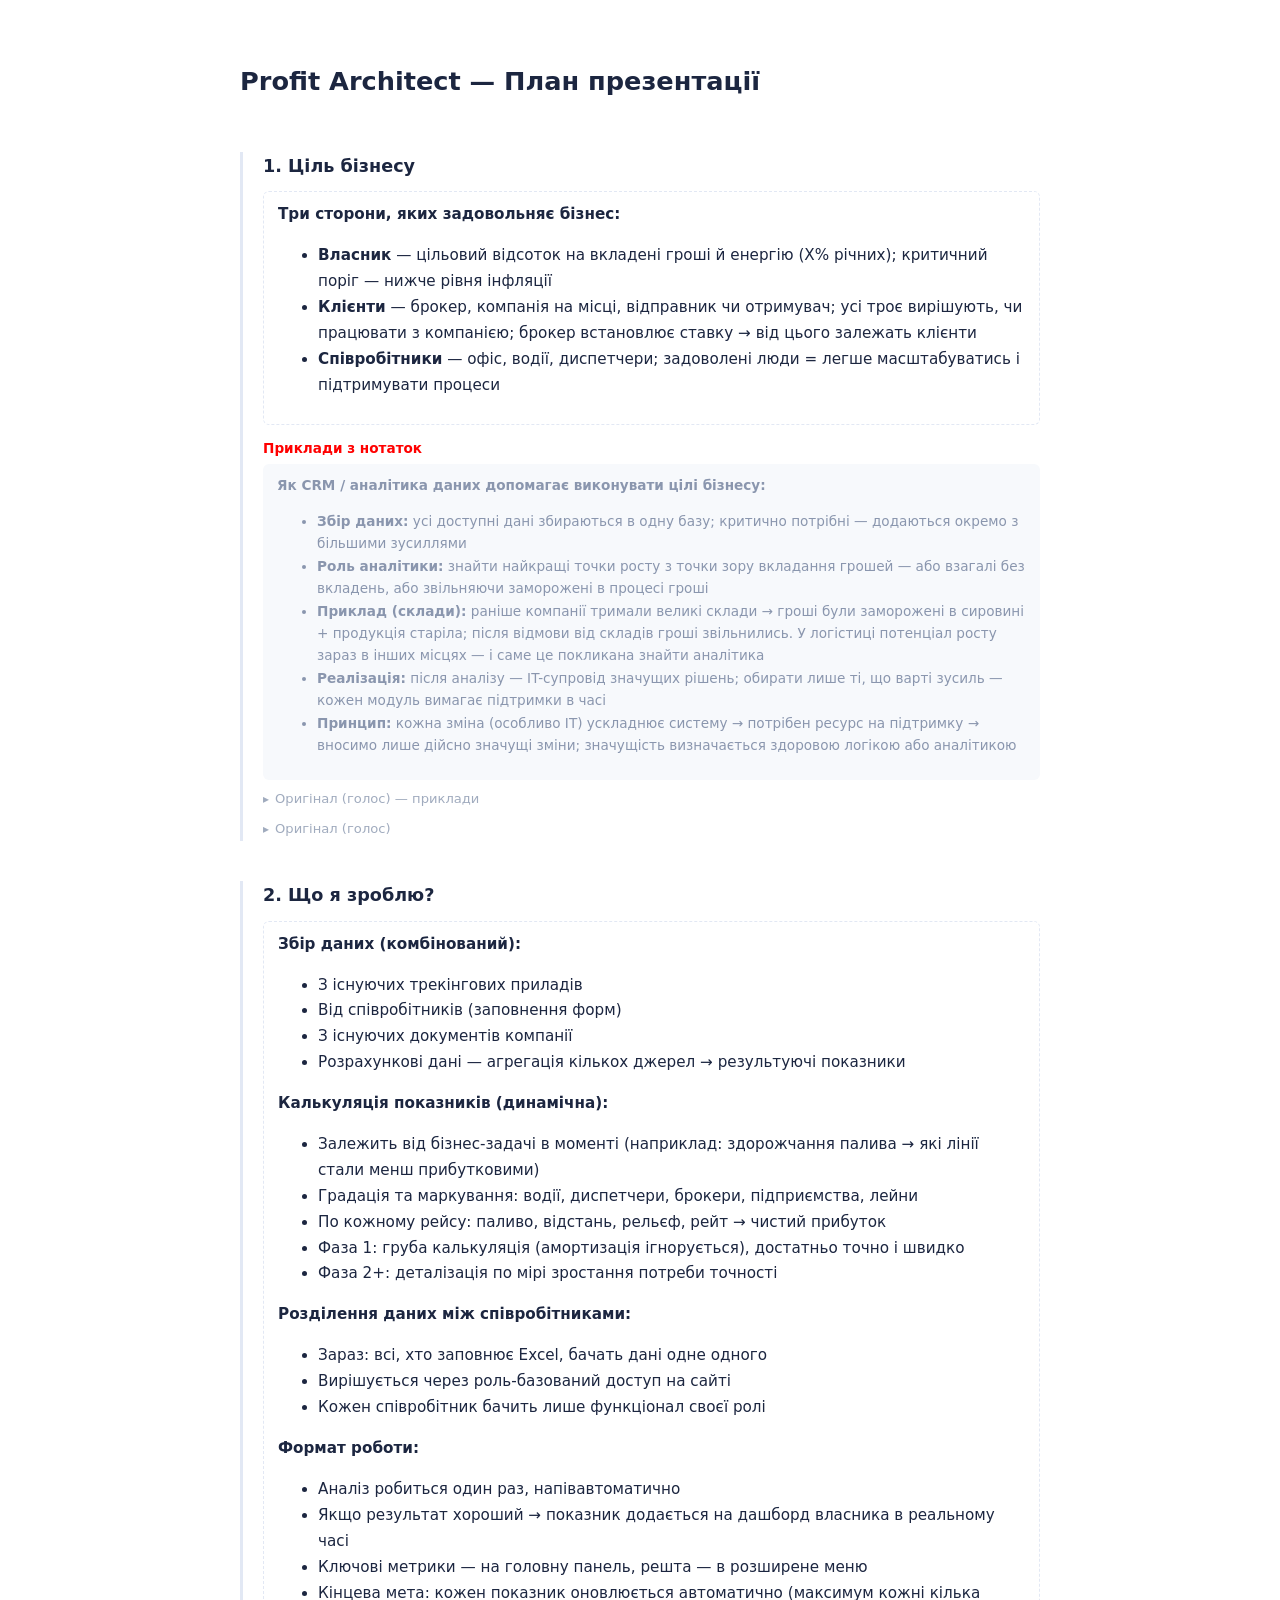
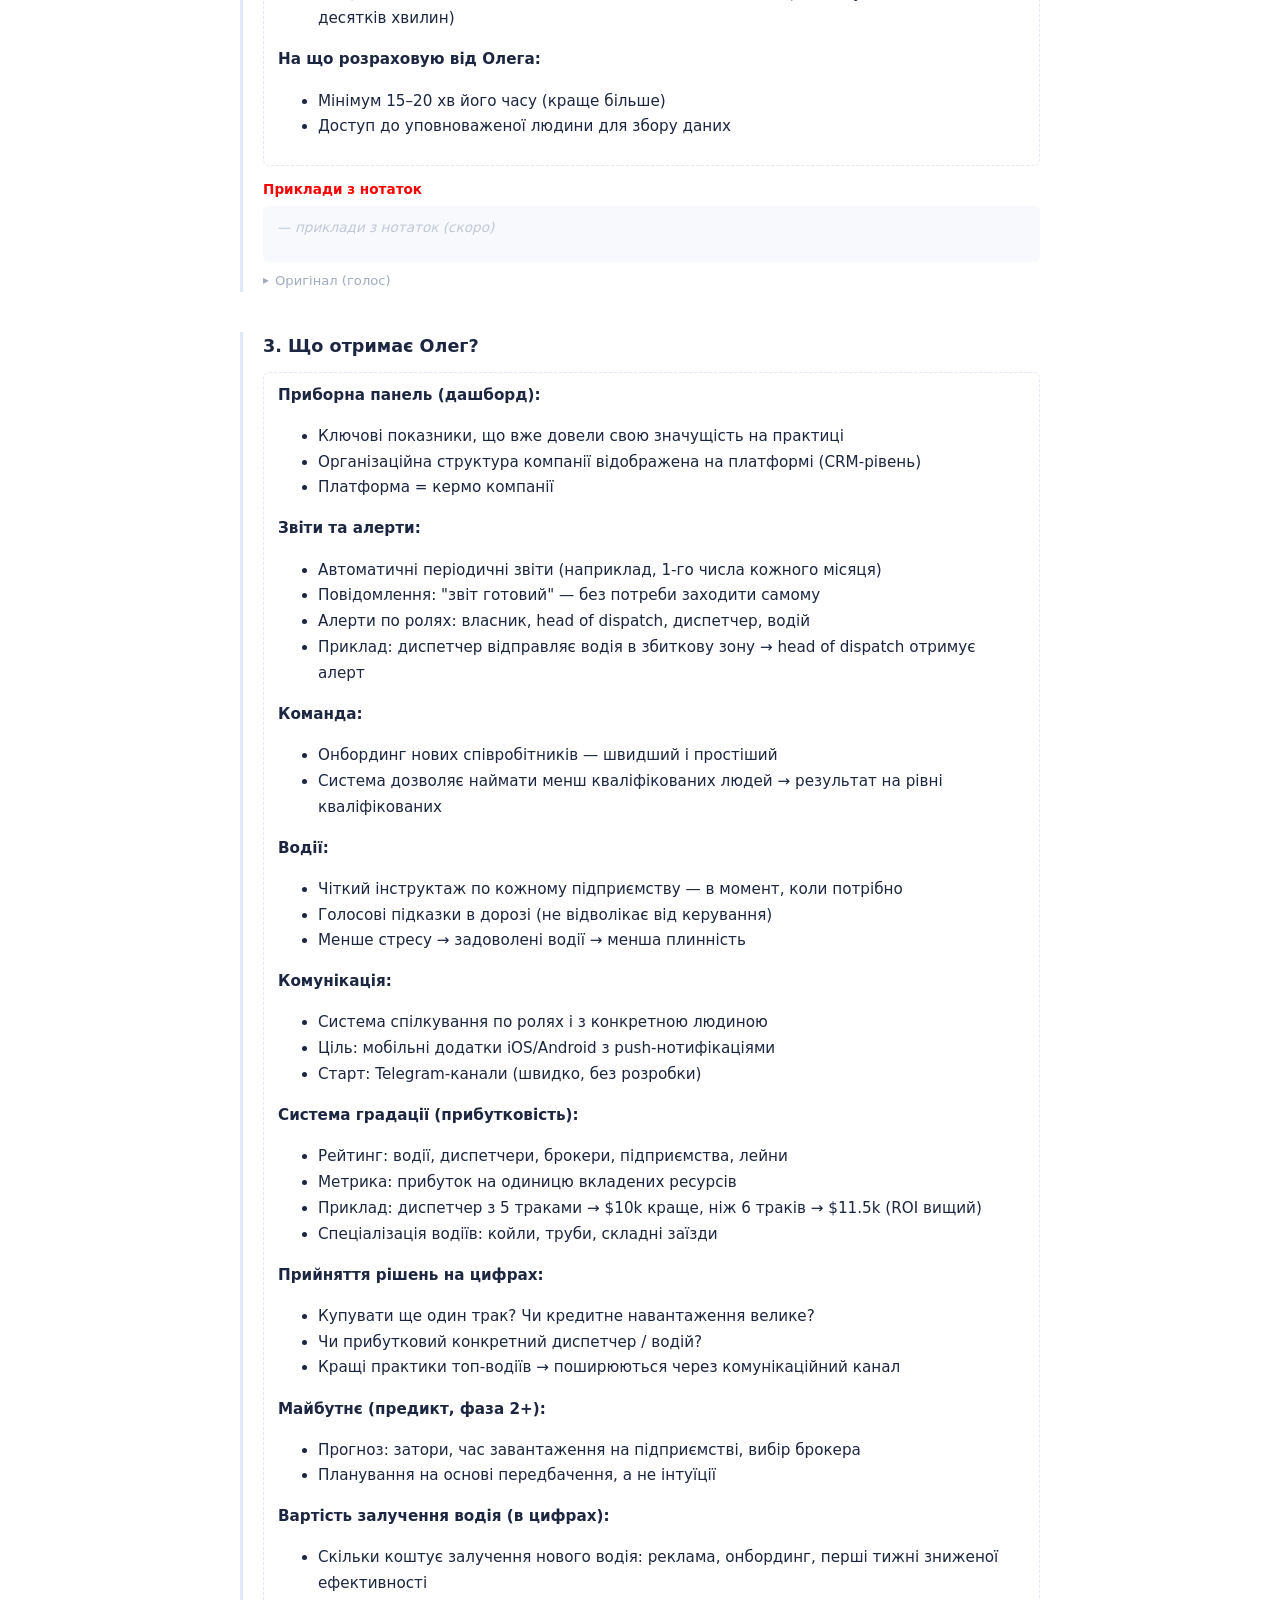
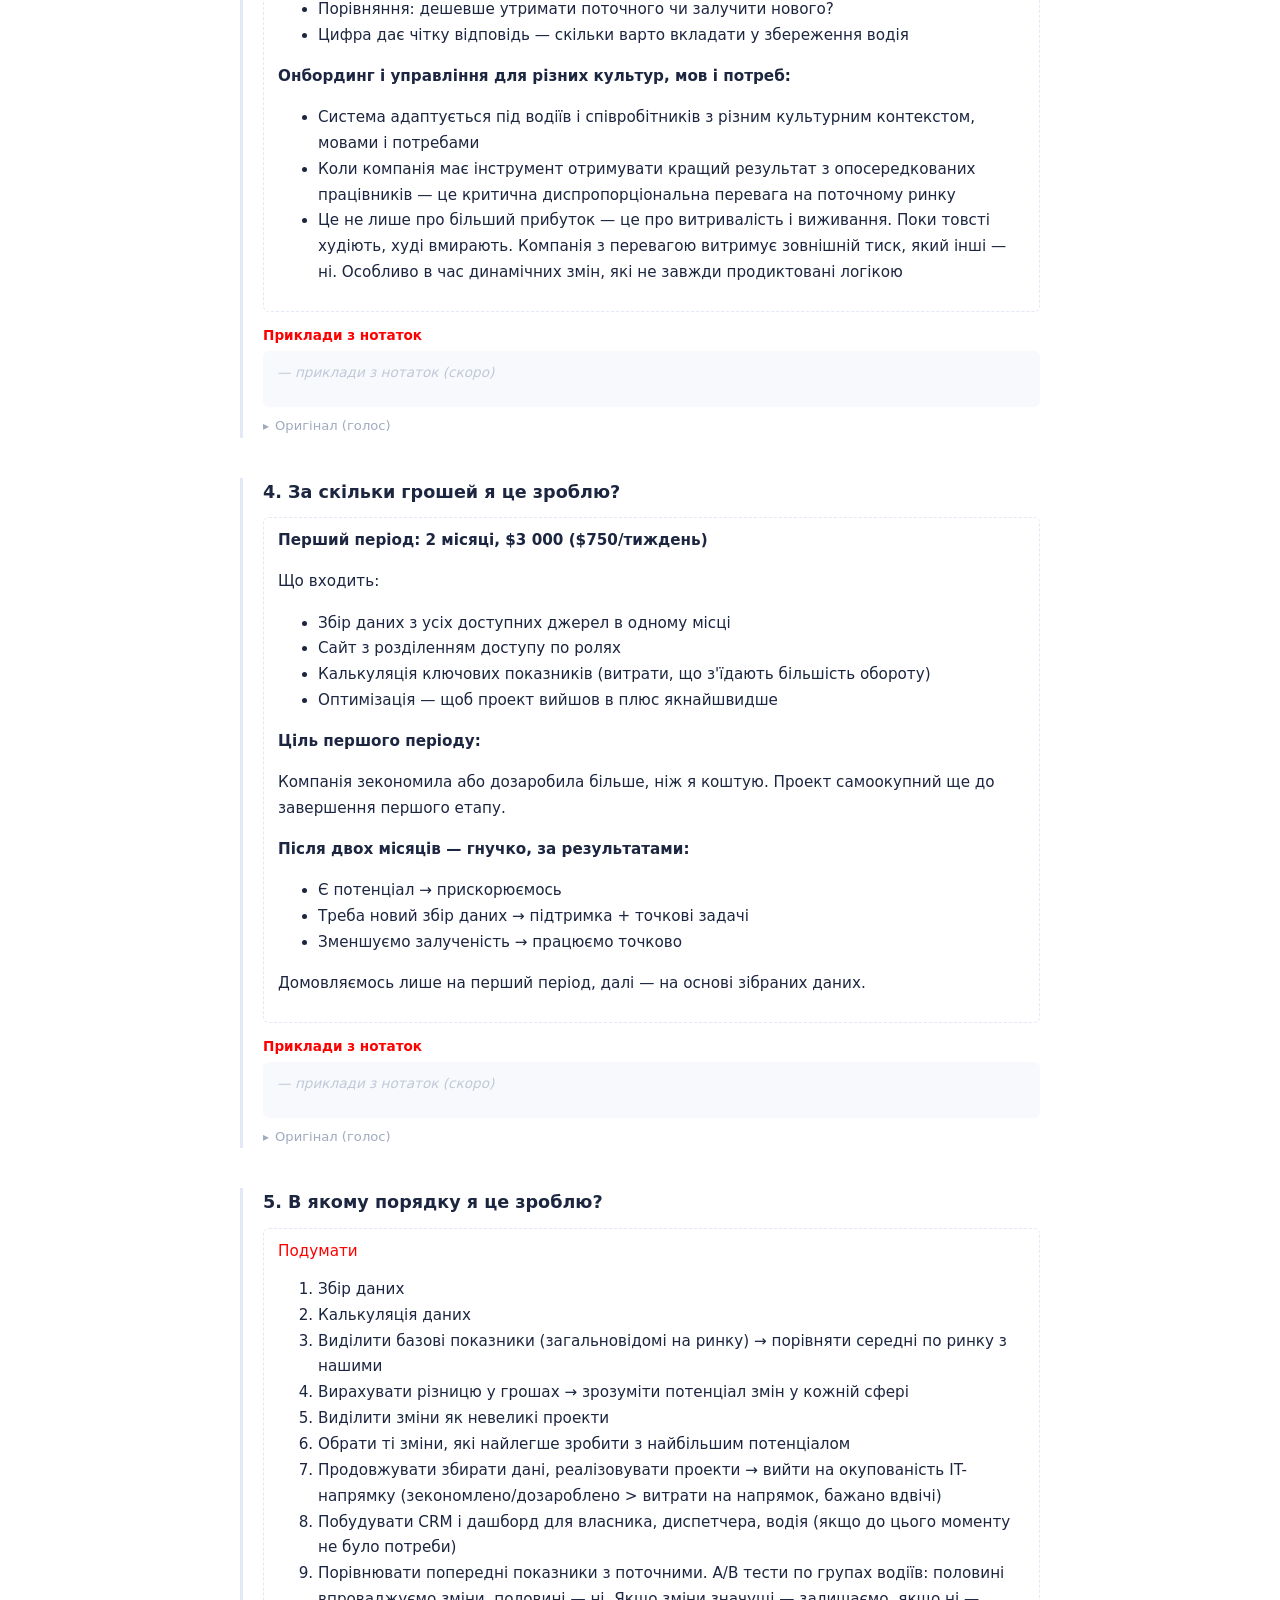
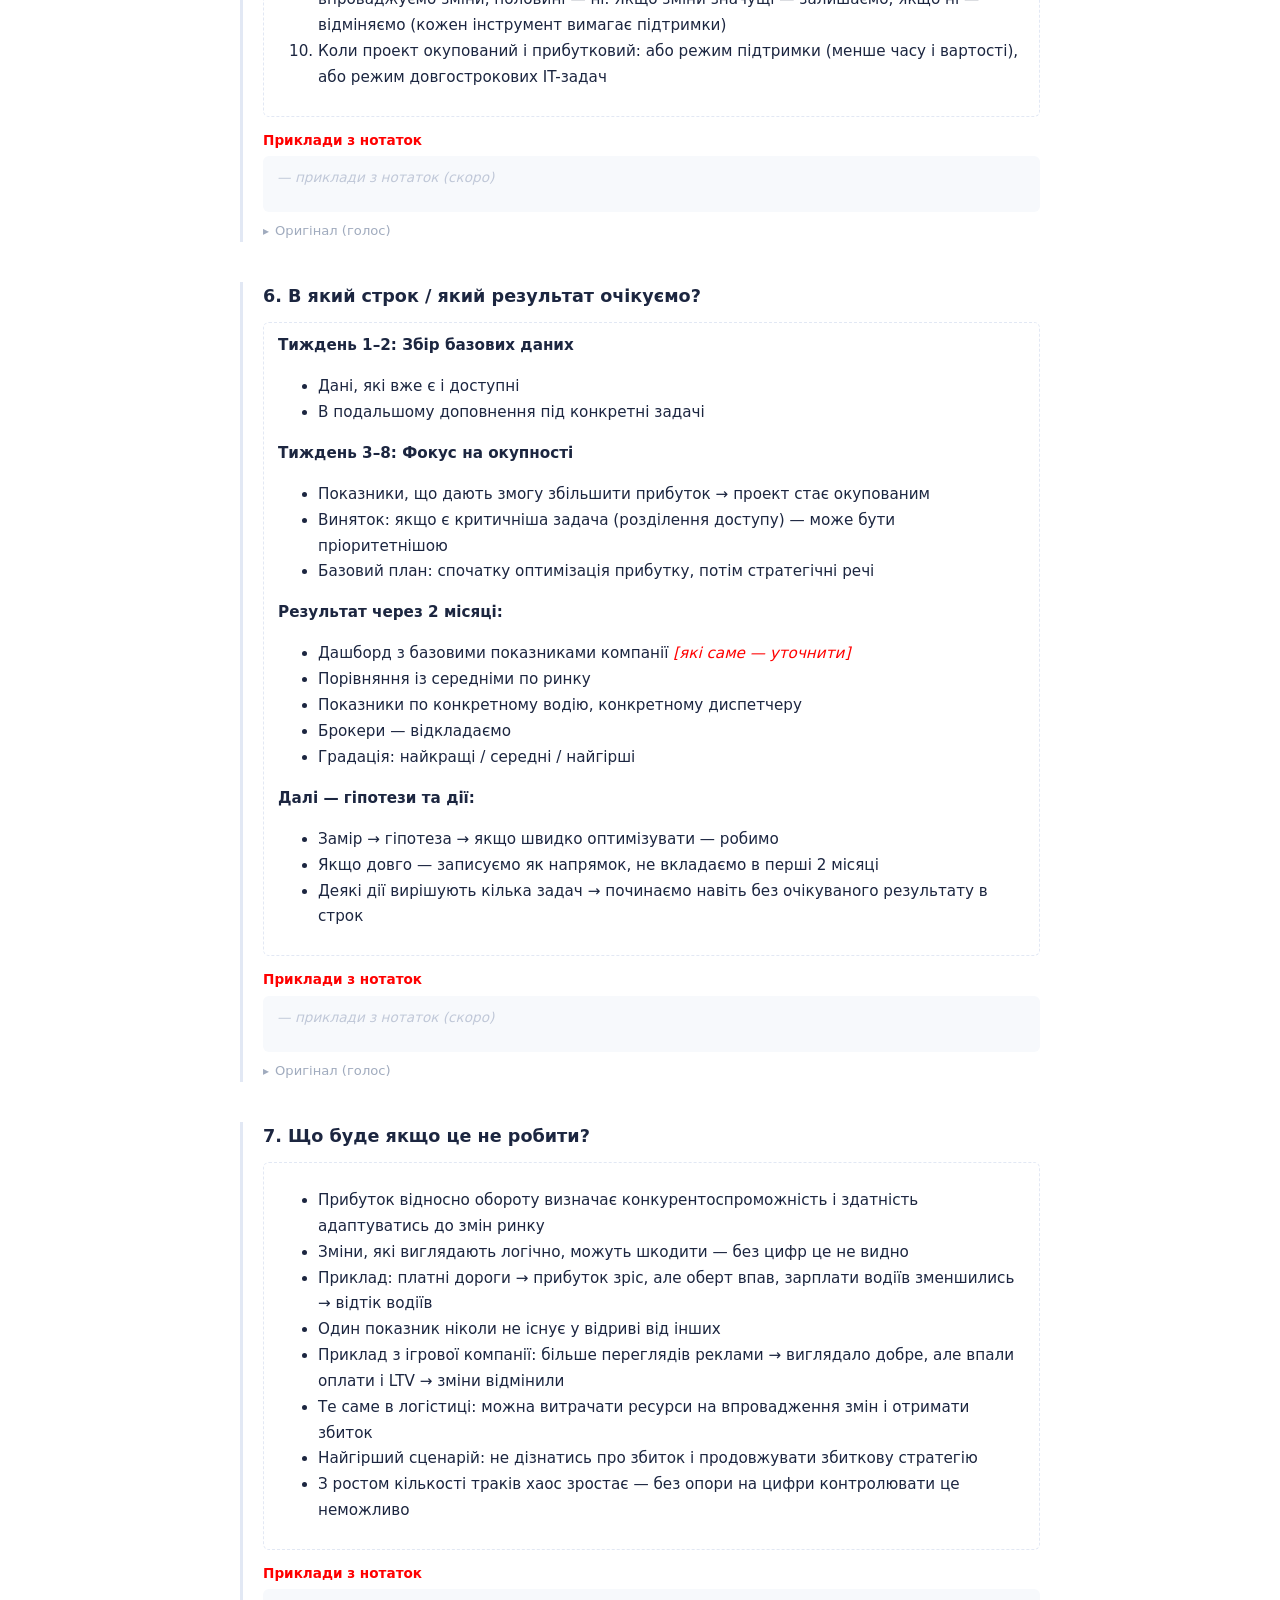
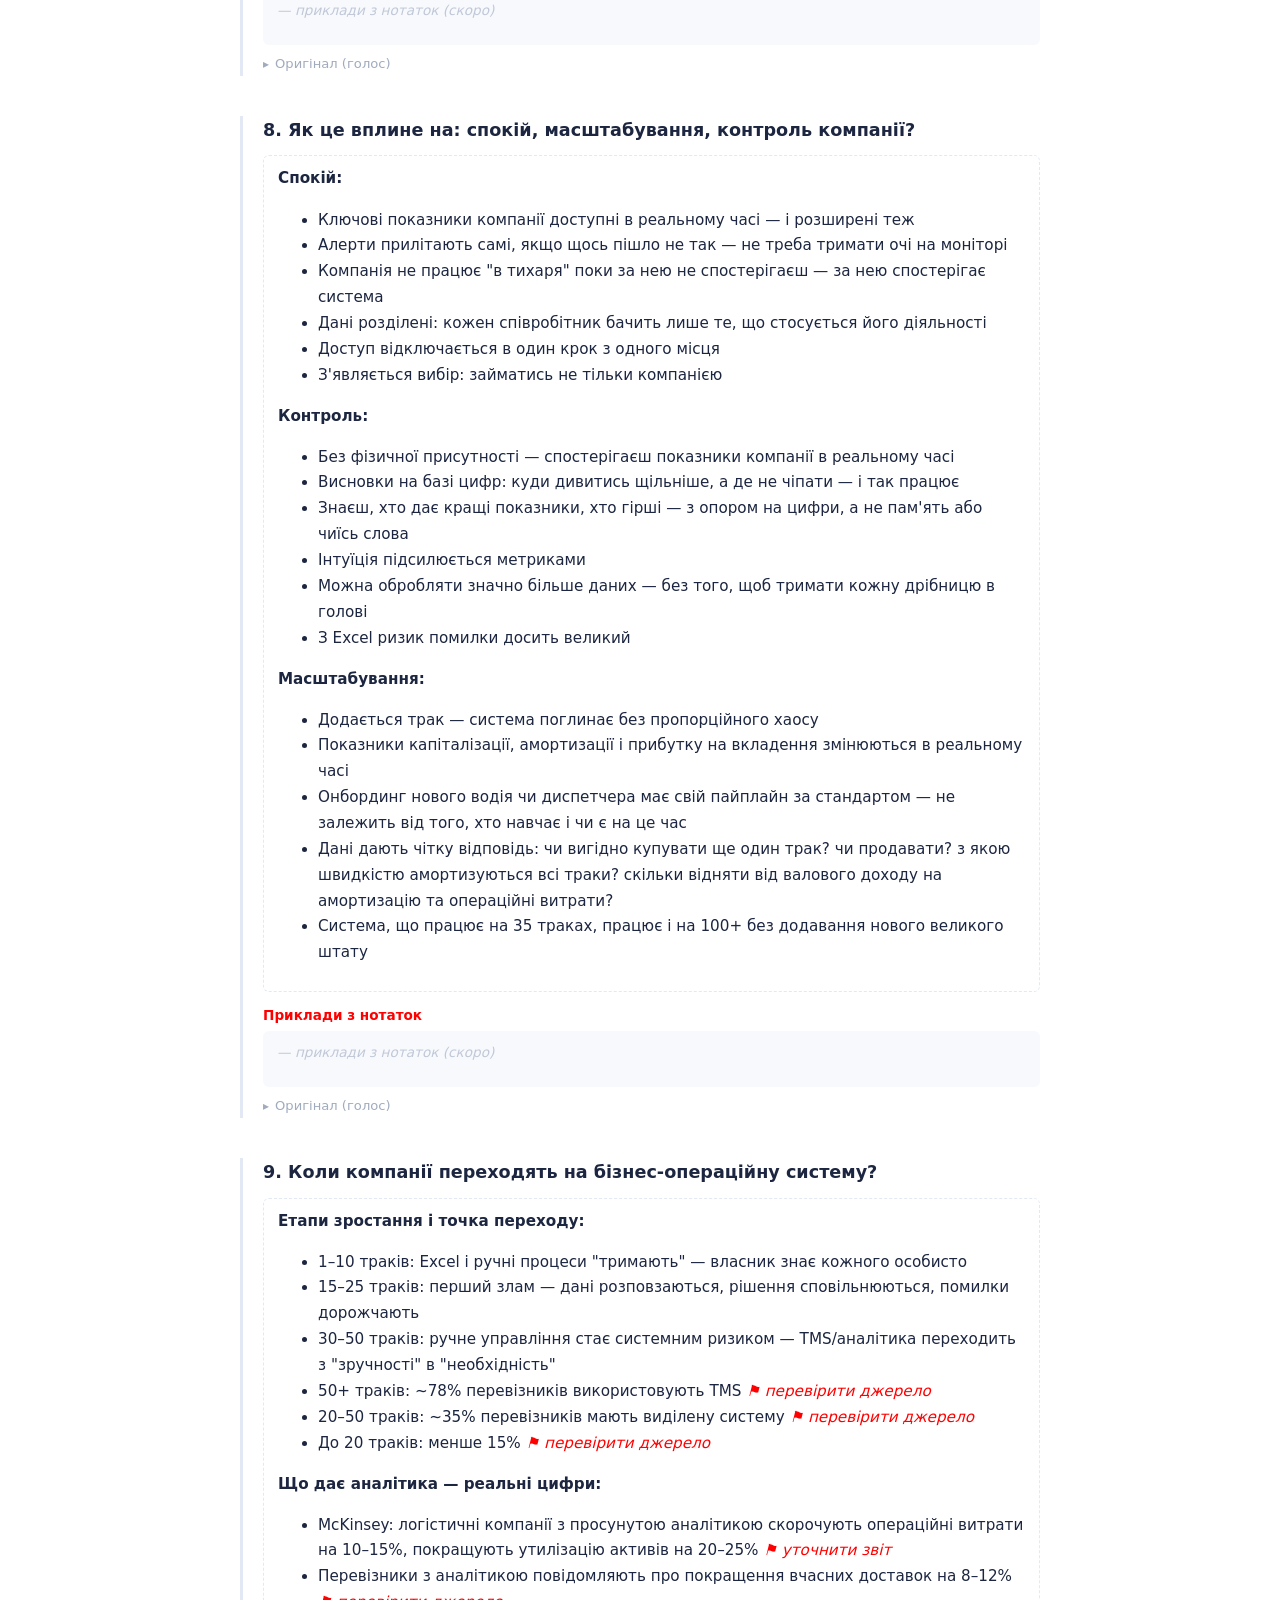
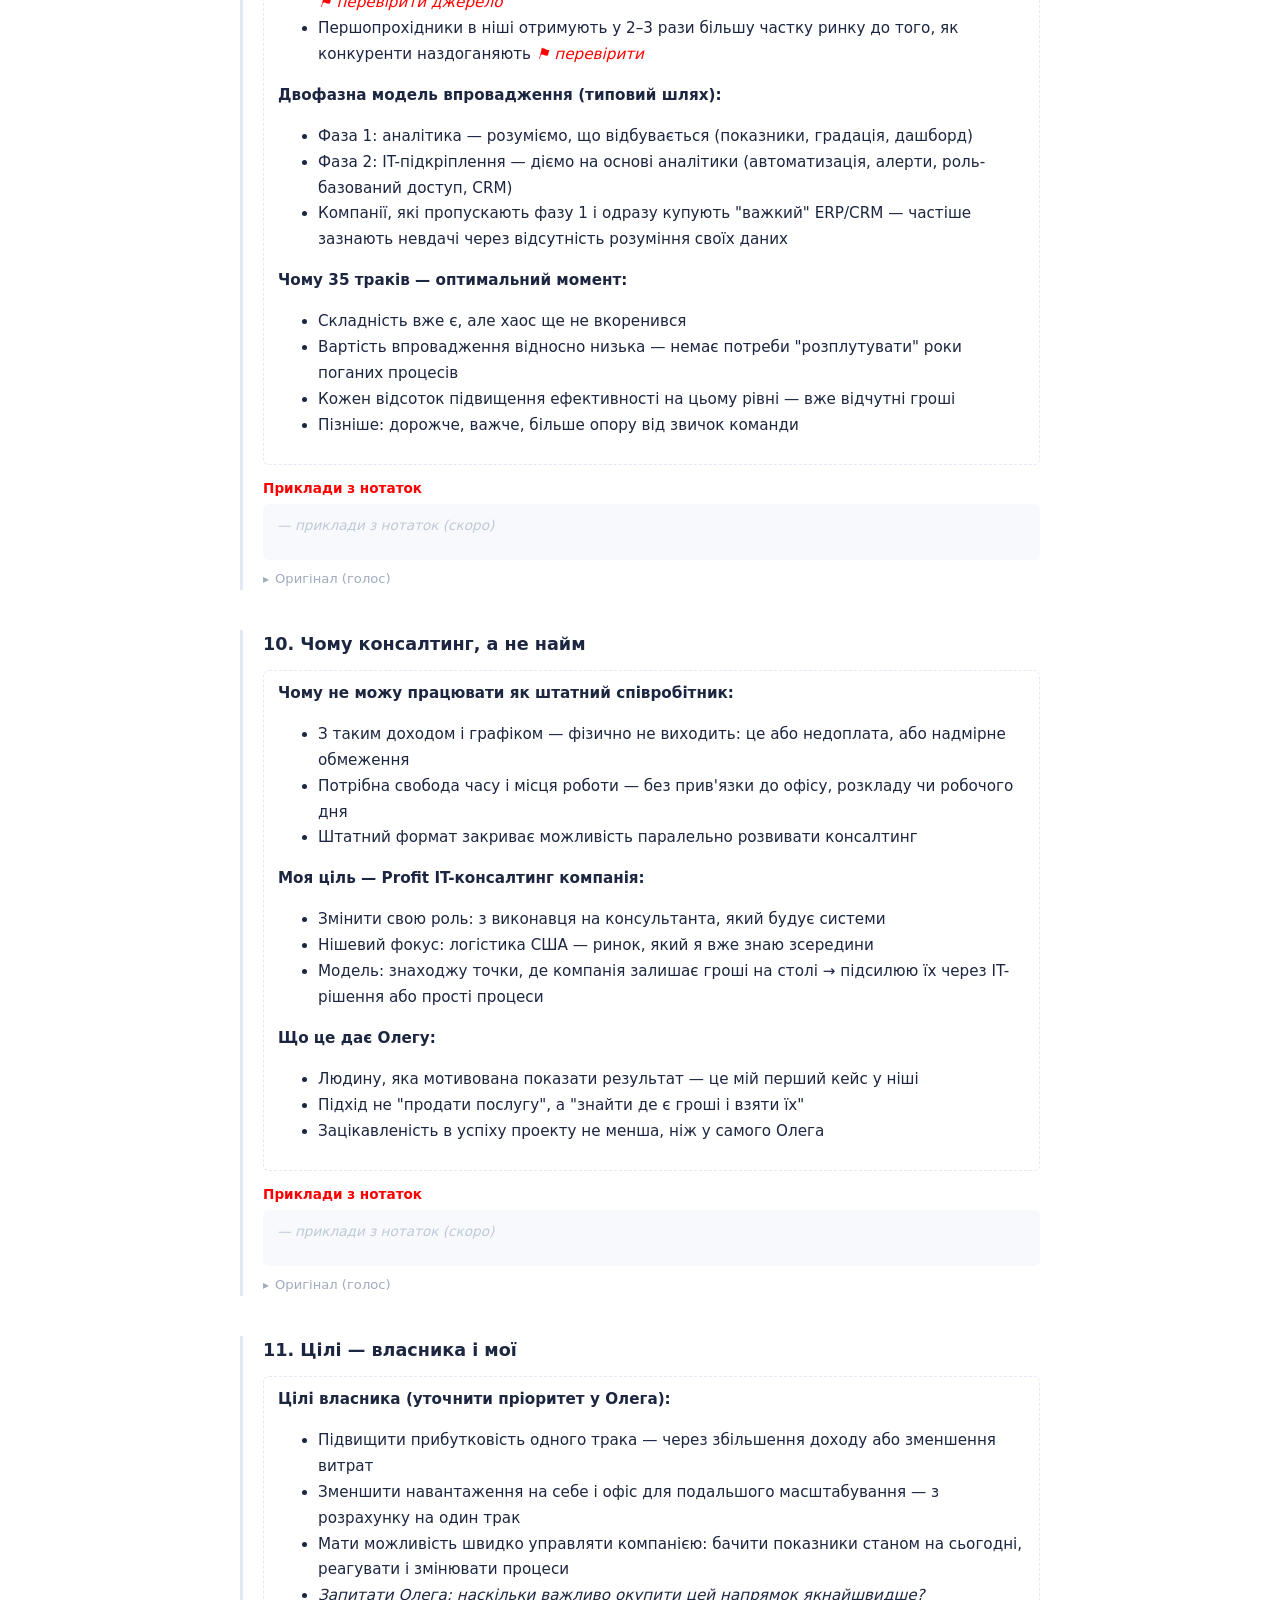
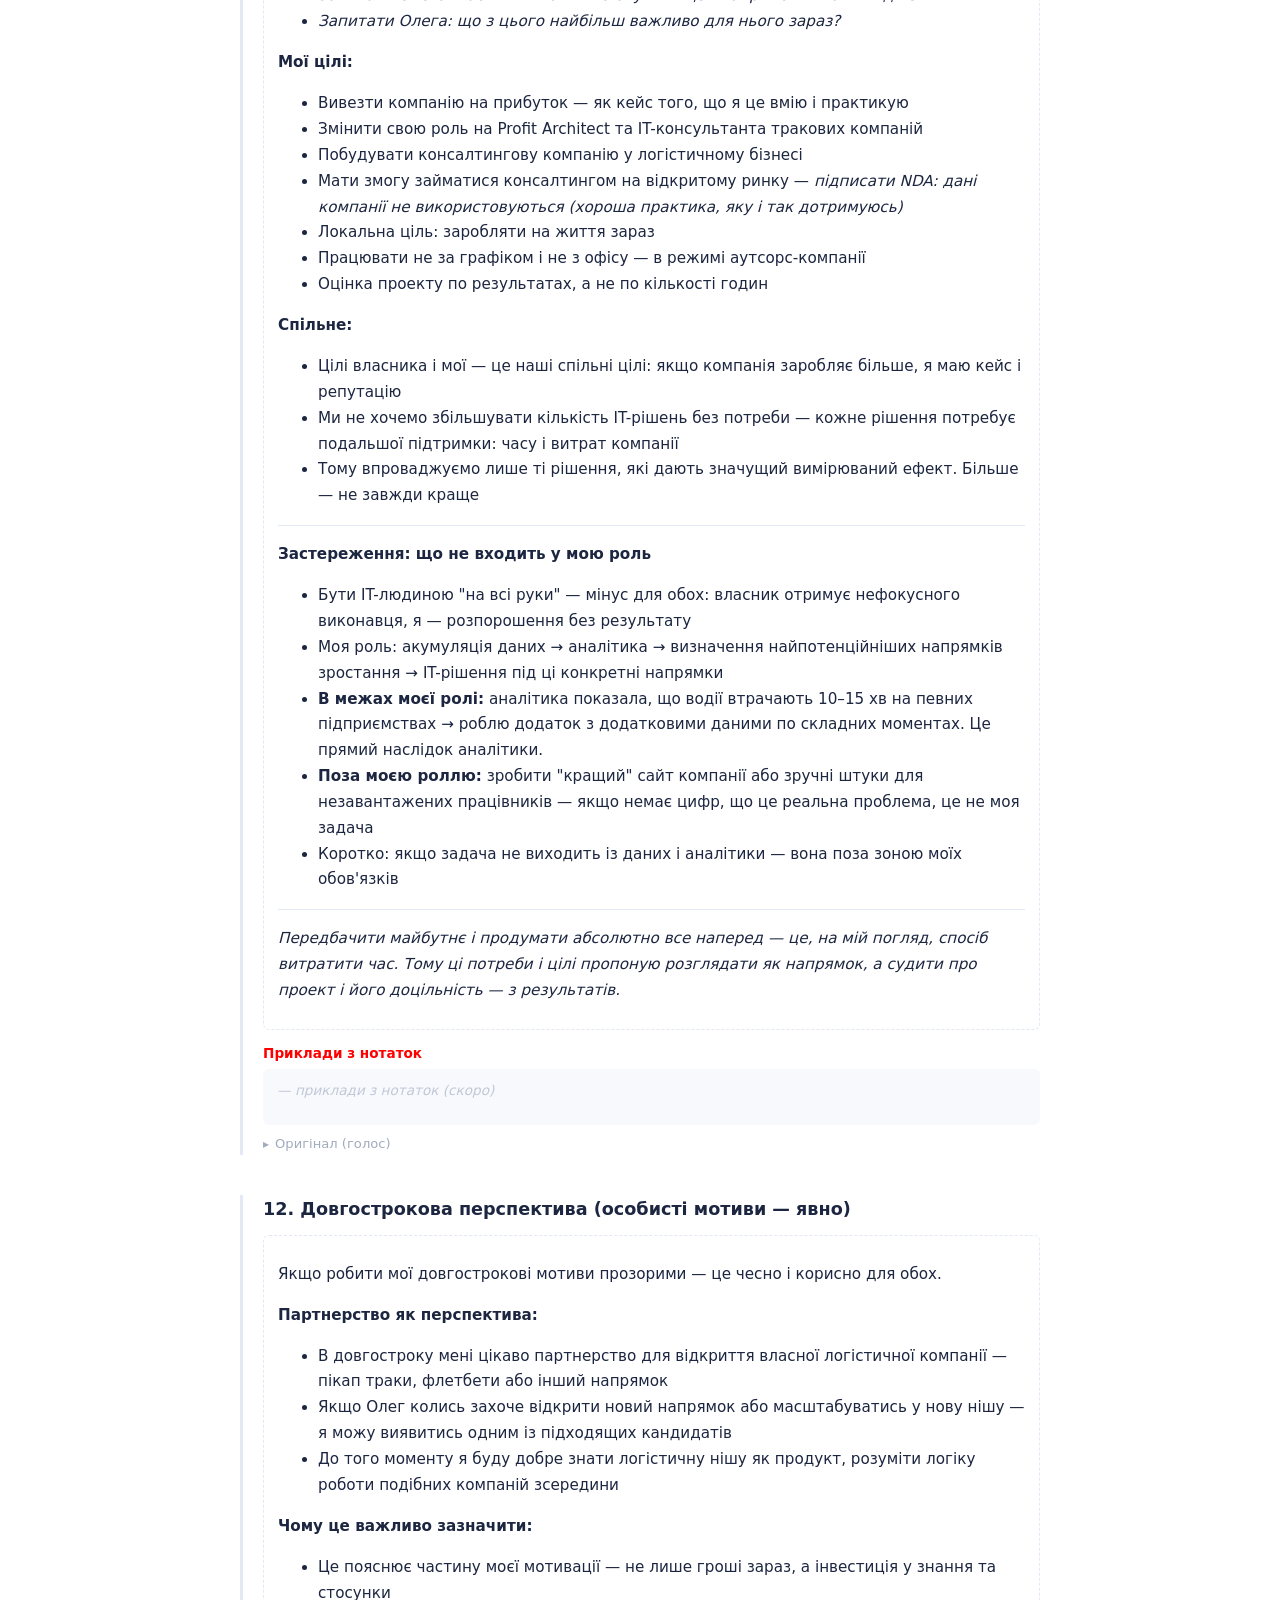
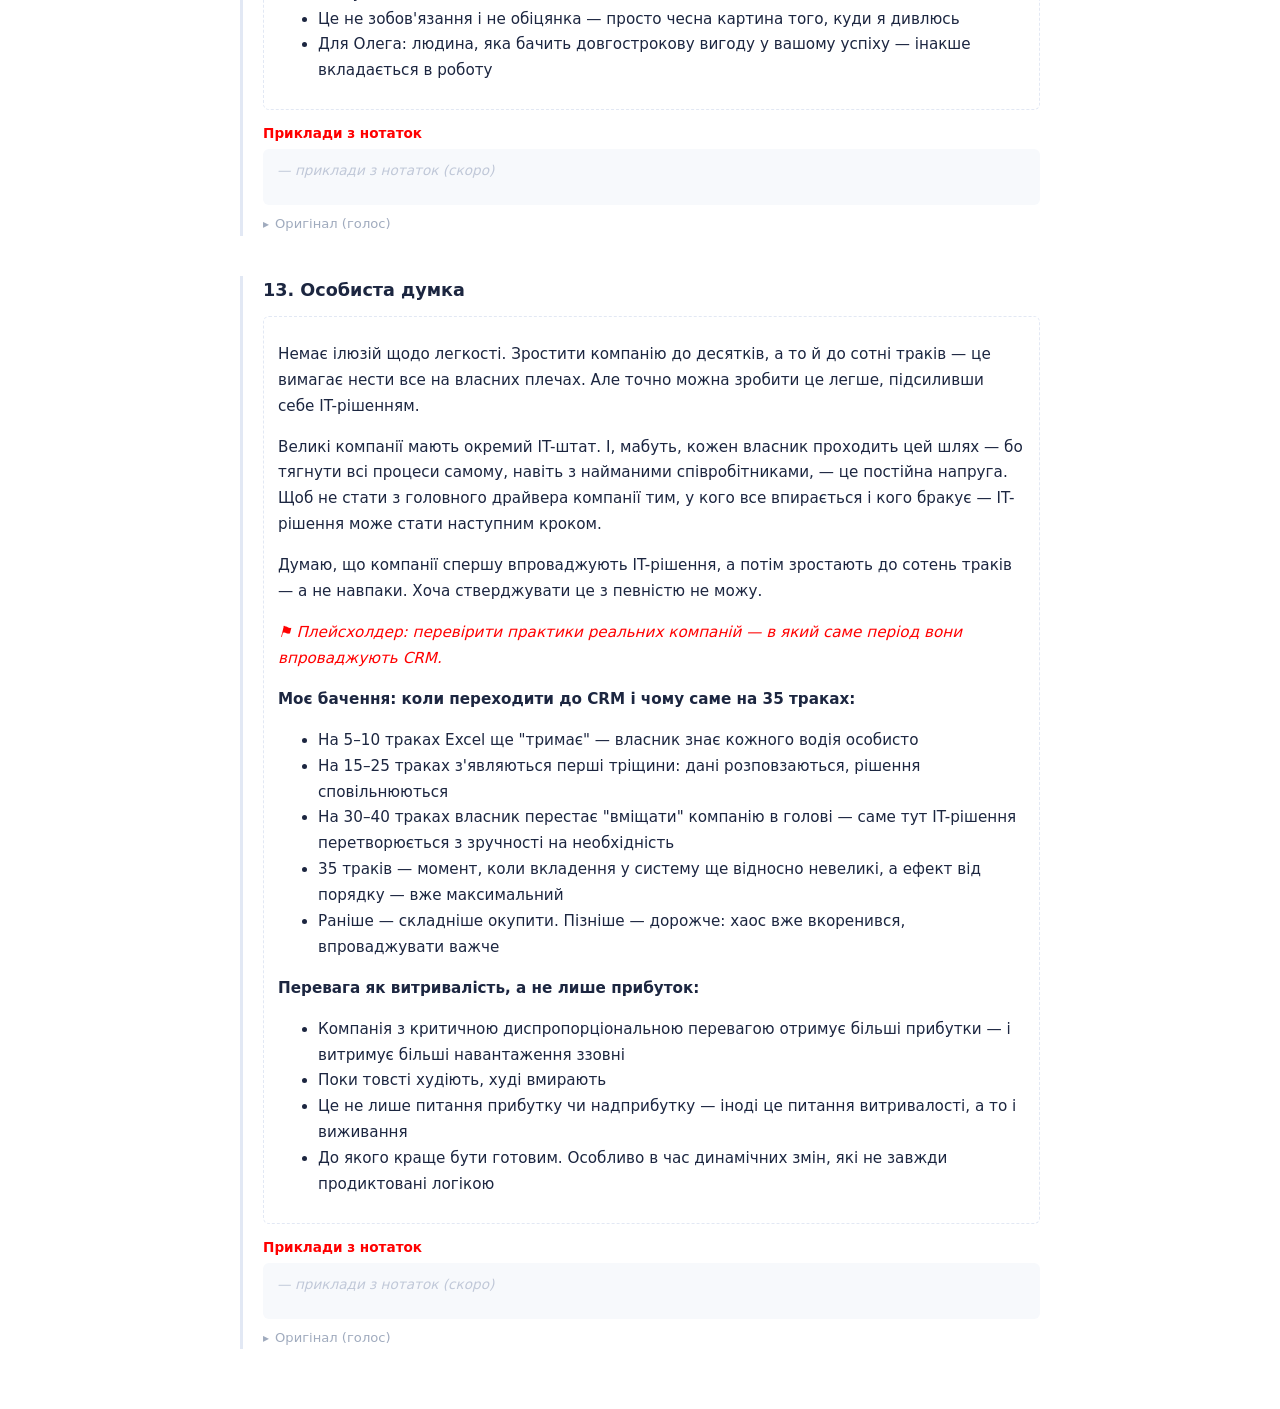
<file: plan.html>
<!DOCTYPE html>
<html lang="uk">
<head>
  <meta charset="UTF-8">
  <meta name="viewport" content="width=device-width, initial-scale=1.0">
  <title>Profit Architect — План презентації</title>
  <style>
    body { font-family: system-ui, sans-serif; max-width: 800px; margin: 60px auto; padding: 0 24px; color: #1c2640; line-height: 1.7; }
    h1 { font-size: 1.6rem; margin-bottom: 48px; }
    .block { margin-bottom: 40px; border-left: 3px solid #e2e8f4; padding-left: 20px; }
    .block h2 { font-size: 1.1rem; margin-bottom: 10px; }
    .answer { border: 1px dashed #e2e8f4; border-radius: 6px; padding: 10px 14px; color: #1c2640; font-size: 0.95rem; margin-bottom: 10px; }
    .answer:empty::before { content: "— не заповнено"; color: #c0c8d8; }
    details { margin-top: 8px; }
    summary { font-size: 0.82rem; color: #a0abbe; cursor: pointer; user-select: none; list-style: none; display: flex; align-items: center; gap: 6px; }
    summary::before { content: "▸"; font-size: 0.75rem; transition: transform 0.2s; }
    details[open] summary::before { transform: rotate(90deg); }
    summary::-webkit-details-marker { display: none; }
    .raw { font-size: 0.85rem; color: #8a96ae; line-height: 1.65; padding: 10px 14px; background: #f7f9fc; border-radius: 6px; margin-top: 8px; white-space: pre-wrap; }
    .examples-label { color: red; font-size: 0.85rem; font-weight: 600; margin: 12px 0 4px; }
    .examples { font-size: 0.85rem; color: #8a96ae; line-height: 1.65; padding: 10px 14px; background: #f7f9fc; border-radius: 6px; margin-bottom: 8px; min-height: 36px; }
    .examples:empty::before { content: "— приклади з нотаток (скоро)"; color: #c0c8d8; font-style: italic; }
  </style>
</head>
<body>

  <h1>Profit Architect — План презентації</h1>

  <div class="block">
    <h2>1. Ціль бізнесу</h2>
    <div class="answer">
      <strong>Три сторони, яких задовольняє бізнес:</strong>
      <ul>
        <li><strong>Власник</strong> — цільовий відсоток на вкладені гроші й енергію (X% річних); критичний поріг — нижче рівня інфляції</li>
        <li><strong>Клієнти</strong> — брокер, компанія на місці, відправник чи отримувач; усі троє вирішують, чи працювати з компанією; брокер встановлює ставку → від цього залежать клієнти</li>
        <li><strong>Співробітники</strong> — офіс, водії, диспетчери; задоволені люди = легше масштабуватись і підтримувати процеси</li>
      </ul>
    </div>
    <p class="examples-label">Приклади з нотаток</p>
    <div class="examples">
      <strong>Як CRM / аналітика даних допомагає виконувати цілі бізнесу:</strong>
      <ul>
        <li><strong>Збір даних:</strong> усі доступні дані збираються в одну базу; критично потрібні — додаються окремо з більшими зусиллями</li>
        <li><strong>Роль аналітики:</strong> знайти найкращі точки росту з точки зору вкладання грошей — або взагалі без вкладень, або звільняючи заморожені в процесі гроші</li>
        <li><strong>Приклад (склади):</strong> раніше компанії тримали великі склади → гроші були заморожені в сировині + продукція старіла; після відмови від складів гроші звільнились. У логістиці потенціал росту зараз в інших місцях — і саме це покликана знайти аналітика</li>
        <li><strong>Реалізація:</strong> після аналізу — IT-супровід значущих рішень; обирати лише ті, що варті зусиль — кожен модуль вимагає підтримки в часі</li>
        <li><strong>Принцип:</strong> кожна зміна (особливо IT) ускладнює систему → потрібен ресурс на підтримку → вносимо лише дійсно значущі зміни; значущість визначається здоровою логікою або аналітикою</li>
      </ul>
    </div>
    <details>
      <summary>Оригінал (голос) — приклади</summary>
      <div class="raw">По кожному з пунктів, як можна виконувати цілі бізнесу з допомогою CRM? CRM дає аналітики даних. Тут навіть більше аналітики даних. Збір даних. Ми поміщаємо усі дані, до яких можна дотягнутись відносно невеликими зусиллями, в одну базу даних. Якщо нам критично треба якісь інші дані, додаємо. Але виділяємо на це більше зусиль і додаємо, збираємо ще й ці дані. Після цього роль аналітики – це знайти найкращі потенційні точки росту з точки зору вкладання грошей компанії. Краще, щоб взагалі не вкладати, а іноді навіть вдається отримувати гроші, звільняючи якісь зав'язані в процесі гроші, оптимізуючи процес. Наприклад, раніше в компаніях були великі склади продукції до того моменту, як компанію рахували з оцінкою на кількість сировини, що є на складах компанії. Але з прогресом і тим, що продукція, по-перше, тримає в собі гроші, по-друге, продукція оновлюється і та, що на складах, устаріває, прийшли до того, що склади не потрібні. І під час реалізації складських запасів у компанії почали звільнятись гроші. Звісно, в логістиці це не... Звісно, це приклад минулих років, і в наш час показники в іншому місці. В якому саме? Точніше, не показники, а потенціал росту в інших місцях, в яких саме на цей призвано відповісти аналітика даних. Після чого йде реалізація. Якщо треба, IT-супровід кожного з рішень, але головне обирати значущі рішення, які варті того, щоб вкладати в них енергію та створювати під них модуль IT-продукта. Бо модулі IT-продуктів також вимагають підтримки з часом. І скільки часу на підтримку якісної роботи продукту треба, залежить від того, наскільки він простий у виконанні та скільки в ньому взагалі вузлів. Але це вже технічні питання. Просто головна думка, що вводячи якісь зміни в компанію, в тому числі IT, якщо ми ускладнюємо систему, це буде вимагати якогось ресурсу на підтримку. Тому ми враховуємо це в прийнятті рішень і вносимо лише дійсно значущі зміни. їх значущість також визначається здравою логікою або аналітикою.</div>
    </details>
    <details>
      <summary>Оригінал (голос)</summary>
      <div class="raw">Ціль кожного бізнесу задовільняти потреби клієнта, власника та працівників.

Власник задоволений, коли бізнес дає цільовий відсоток на вкладені грощі та енергію за одиницю часу X% річних, а також фактична сума прибутку. Вважається критично, коли річний відсоток прибутку до капіталу навіть не нижче нуля, а нижче рівня інфляції. Хоча звісно цільовий показник має бути вище.

Замовник в нашому випадку як брокер, так і компанія на місці, відправник чи отримувач. Усіх трьох можна вважати клієнтами нашої компанії, так як усі вирішують, чи працюють вони з компанією. Брокер вирішує, скільки він платить, а від цього залежить, чи будуть у компанії клієнти.

Ну і співробітники. Офіс та водії. Можна також виділити диспетчерів в окрему групу. Вони наповнюють компанію. Чим більше задоволених працівників, тим легше компанії знаходити нових для масштабування і, в принципі, підтримувати процеси компанії.</div>
    </details>
  </div>

  <div class="block">
    <h2>2. Що я зроблю?</h2>
    <div class="answer">
      <strong>Збір даних (комбінований):</strong>
      <ul>
        <li>З існуючих трекінгових приладів</li>
        <li>Від співробітників (заповнення форм)</li>
        <li>З існуючих документів компанії</li>
        <li>Розрахункові дані — агрегація кількох джерел → результуючі показники</li>
      </ul>
      <strong>Калькуляція показників (динамічна):</strong>
      <ul>
        <li>Залежить від бізнес-задачі в моменті (наприклад: здорожчання палива → які лінії стали менш прибутковими)</li>
        <li>Градація та маркування: водії, диспетчери, брокери, підприємства, лейни</li>
        <li>По кожному рейсу: паливо, відстань, рельєф, рейт → чистий прибуток</li>
        <li>Фаза 1: груба калькуляція (амортизація ігнорується), достатньо точно і швидко</li>
        <li>Фаза 2+: деталізація по мірі зростання потреби точності</li>
      </ul>
      <strong>Розділення даних між співробітниками:</strong>
      <ul>
        <li>Зараз: всі, хто заповнює Excel, бачать дані одне одного</li>
        <li>Вирішується через роль-базований доступ на сайті</li>
        <li>Кожен співробітник бачить лише функціонал своєї ролі</li>
      </ul>
      <strong>Формат роботи:</strong>
      <ul>
        <li>Аналіз робиться один раз, напівавтоматично</li>
        <li>Якщо результат хороший → показник додається на дашборд власника в реальному часі</li>
        <li>Ключові метрики — на головну панель, решта — в розширене меню</li>
        <li>Кінцева мета: кожен показник оновлюється автоматично (максимум кожні кілька десятків хвилин)</li>
      </ul>
      <strong>На що розраховую від Олега:</strong>
      <ul>
        <li>Мінімум 15–20 хв його часу (краще більше)</li>
        <li>Доступ до уповноваженої людини для збору даних</li>
      </ul>
    </div>
    <p class="examples-label">Приклади з нотаток</p>
    <div class="examples"></div>
    <details>
      <summary>Оригінал (голос)</summary>
      <div class="raw">Я зроблю збір первинних даних, калькуляцію показників, де потенційно закопані найкращі можливості, де, як правило, вони закопані, які водночас можна вирішити шляхом провадження IT-рішень. Або шляхом вкладання невеликої кількості ресурсів, часу або енергії. Шукаю саме такі рішення і не шукаю, відкидаю ті рішення, які потребують великих вкладень. На початку. Паралельно вирішується задача розділити дані між співробітниками, щоб не було у кожного співробітника, ну у всіх все. Тут також додамо пункт, на що я розраховую. Я розраховую на те, що невелика кількість часу, скажімо, 15-20 хвилин від Олега він може виділити, краще більше, але це мінімум. І також, можливо, є людина, в мене буде доступ до спілкування з людьми. Теж постараюсь небагато на себе брати, я розумію, що їх час – це ресурс компанії, але може, ну, точно виникне потреба збирати дані або з допомогою Олега, або з допомогою уповноваженої людини.

— Уточнення:
Збір даних комбінований. Частина від існуючих трекінгових приборів. Частина заповнюється співробітниками. Частина беремо з існуючих документів. Частину збору даних виходить в калькуляції від інших даних. Тобто це вже продукт роботи програми. Коли ми зібрали декілька даних з різних джерел, і це дозволяє нам вираховувати результатуючі дані.

Розділення даних між співробітниками – це частина впровадження IT-рішення. Наразі кожен, хто заповнює Excel-таблицю в офісі, має доступ до даних інших. Це автоматично вирішується в ході впровадження бази даних та доступу до сайту по ролях. Кожен співробітник, який має свою певну роль, на сайті має доступ тільки до функціоналу сайту щодо його ролі.

Калькуляція показників – це динамічна задача, яка буде наслідком бізнесових задач в даний час. Наприклад, здорожчання палива в моменті дає потребу калькулювати, які лінії стали більш прибутковими, які менш. Або ми переходимо до етапу вирахування кращих, гірших та достатньо хороших брокерів, маркування і градацію водіїв, маркування і градацію диспетчерів, маркування і градацію підприємств, маркування і градацію лейнів. Ми збираємо дані про витрати на паливо, про дані конкретного рейсу, його довжина, рельєф, місцевості, за потреби. Рейт. І калькулюємо відповідно чистий прибуток.

Аналіз я роблю разово напівавтоматично. Після чого, якщо він дає гарний результат, можна його додавати на дешборд власника. І робити його в реальному часі. Пріоритизувати показники і ключові виводити власнику на приборну панель, а інші опційно додати в окреме меню розширеної панелі. У кінцевому висновку кожен показник, який дійсно дає вплив на прийняття рішень, буде калькулюватись автоматично і оновлюватись, якщо не в реальному часі, то з періодичністю у десятки хвилин максимум.</div>
    </details>
  </div>

  <div class="block">
    <h2>3. Що отримає Олег?</h2>
    <div class="answer">
      <strong>Приборна панель (дашборд):</strong>
      <ul>
        <li>Ключові показники, що вже довели свою значущість на практиці</li>
        <li>Організаційна структура компанії відображена на платформі (CRM-рівень)</li>
        <li>Платформа = кермо компанії</li>
      </ul>
      <strong>Звіти та алерти:</strong>
      <ul>
        <li>Автоматичні періодичні звіти (наприклад, 1-го числа кожного місяця)</li>
        <li>Повідомлення: "звіт готовий" — без потреби заходити самому</li>
        <li>Алерти по ролях: власник, head of dispatch, диспетчер, водій</li>
        <li>Приклад: диспетчер відправляє водія в збиткову зону → head of dispatch отримує алерт</li>
      </ul>
      <strong>Команда:</strong>
      <ul>
        <li>Онбординг нових співробітників — швидший і простіший</li>
        <li>Система дозволяє наймати менш кваліфікованих людей → результат на рівні кваліфікованих</li>
      </ul>
      <strong>Водії:</strong>
      <ul>
        <li>Чіткий інструктаж по кожному підприємству — в момент, коли потрібно</li>
        <li>Голосові підказки в дорозі (не відволікає від керування)</li>
        <li>Менше стресу → задоволені водії → менша плинність</li>
      </ul>
      <strong>Комунікація:</strong>
      <ul>
        <li>Система спілкування по ролях і з конкретною людиною</li>
        <li>Ціль: мобільні додатки iOS/Android з push-нотифікаціями</li>
        <li>Старт: Telegram-канали (швидко, без розробки)</li>
      </ul>
      <strong>Система градації (прибутковість):</strong>
      <ul>
        <li>Рейтинг: водії, диспетчери, брокери, підприємства, лейни</li>
        <li>Метрика: прибуток на одиницю вкладених ресурсів</li>
        <li>Приклад: диспетчер з 5 траками → $10k краще, ніж 6 траків → $11.5k (ROI вищий)</li>
        <li>Спеціалізація водіїв: койли, труби, складні заїзди</li>
      </ul>
      <strong>Прийняття рішень на цифрах:</strong>
      <ul>
        <li>Купувати ще один трак? Чи кредитне навантаження велике?</li>
        <li>Чи прибутковий конкретний диспетчер / водій?</li>
        <li>Кращі практики топ-водіїв → поширюються через комунікаційний канал</li>
      </ul>
      <strong>Майбутнє (предикт, фаза 2+):</strong>
      <ul>
        <li>Прогноз: затори, час завантаження на підприємстві, вибір брокера</li>
        <li>Планування на основі передбачення, а не інтуїції</li>
      </ul>
      <strong>Вартість залучення водія (в цифрах):</strong>
      <ul>
        <li>Скільки коштує залучення нового водія: реклама, онбординг, перші тижні зниженої ефективності</li>
        <li>Порівняння: дешевше утримати поточного чи залучити нового?</li>
        <li>Цифра дає чітку відповідь — скільки варто вкладати у збереження водія</li>
      </ul>
      <strong>Онбординг і управління для різних культур, мов і потреб:</strong>
      <ul>
        <li>Система адаптується під водіїв і співробітників з різним культурним контекстом, мовами і потребами</li>
        <li>Коли компанія має інструмент отримувати кращий результат з опосередкованих працівників — це критична диспропорціональна перевага на поточному ринку</li>
        <li>Це не лише про більший прибуток — це про витривалість і виживання. Поки товсті худіють, худі вмирають. Компанія з перевагою витримує зовнішній тиск, який інші — ні. Особливо в час динамічних змін, які не завжди продиктовані логікою</li>
      </ul>
    </div>
    <p class="examples-label">Приклади з нотаток</p>
    <div class="examples"></div>
    <details>
      <summary>Оригінал (голос)</summary>
      <div class="raw">Ідеальний кінцевий результат. Олег обере для себе сам. Попередньо я як бачу ситуацію. У Олега є дашборд з ключовими показниками, які вже себе показали на практиці як значущі. Є періодичні звіти, автоматично, які стоять доступні на порталі. Є система алертів. Наприклад, які звіти Олег хоче отримувати щомісячно, в перших числах кожного місяця. І не заходити дивитись, а отримувати повідомлення, що цей звіт готовий. А деякі він може просто зайти і подивитись. В ідеалі організаційна структура компаній відображена на платформі. І її можна використовувати як кермо, як приборну панель компанії.

Щодо команди. Так, онбордінг, навчання команди стає набагато легше. Кожен знає, куди звернутися, за якої потреби. Навіть якщо компанія буде масштабуватись. Також рівень кваліфікації кожного співробітника добре, якщо високий. Але система дозволяє наймати менш кваліфікованих людей, а отримувати результат на рівні кваліфікованих.

Також система рекомендацій. Наприклад, в тих самих алертах їх можна налаштовувати не тільки на власника. Наприклад, Олегу приходить, що головному диспетчеру прийшов алерт, що якийсь диспетчер почав приймати хибні рішення, відправляючи водіїв у мертві зони, орієнтуючись на поточний рейд, який не перекриває збиток від того, що збиткова зона буде завтра.

Також Олег отримує зручну систему комунікації з людьми по ролях, з конкретною людиною. В ідеалі, щоб це були мобільні додатки на iOS та Android. На початку це без проблем можна зробити в телеграм-каналах.

Також Олег отримує задоволених водіїв зі швидким онбордингом та зменшення стресу. Водії отримують чіткий інструктаж по кожній з компаній. Інформація надається в момент, коли вона дійсно потрібна. Це досить реально зробити голосом, щоб в дорозі водій не відволікався від дороги.

По тому ж самому принципу Олег отримує і більш задоволених диспетчерів, яким віддаються рекомендації по дієвих стратегіях, також канал комунікацій.

Так само Олег отримує систему градації, хто має найкращі показники та хто має найгірші показники по прибутковості. Наприклад, по прибутковості за одиниці часу на вкладені гроші компанії. Диспетчер, водій. Наприклад, диспетчер, який з п'яти траків робить оберт — прибуток компанії у 10 тисяч. Це показник для компанії краще, ніж інший диспетчер, який з шести траків робить компанії прибуток у 11 тисяч 500 доларів. Бо компанія вкладає гроші у 6 траків, а не у 5. І в розрахунку на один трак показник гірший.

Також Олег отримує чітке бачення ситуації і опори на цифри у прийнятті рішень. Чи робити так чи інакше, наприклад, чи купувати ще один трак, чи нагрузка кредитна велика. Чи прибутковий конкретний диспетчер, конкретний водій. Які водії справляються краще з койлами. Які водії справляються краще з трубами. Які водії справляються краще при заїздах в складні підприємства. Таким чином ми можемо кращі практики брати від кращих і через канал комунікації розповсюджувати по всіх водіях.</div>
    </details>
  </div>

  <div class="block">
    <h2>4. За скільки грошей я це зроблю?</h2>
    <div class="answer">
      <strong>Перший період: 2 місяці, $3 000 ($750/тиждень)</strong>
      <p>Що входить:</p>
      <ul>
        <li>Збір даних з усіх доступних джерел в одному місці</li>
        <li>Сайт з розділенням доступу по ролях</li>
        <li>Калькуляція ключових показників (витрати, що з'їдають більшість обороту)</li>
        <li>Оптимізація — щоб проект вийшов в плюс якнайшвидше</li>
      </ul>
      <strong>Ціль першого періоду:</strong>
      <p>Компанія зекономила або дозаробила більше, ніж я коштую. Проект самоокупний ще до завершення першого етапу.</p>
      <strong>Після двох місяців — гнучко, за результатами:</strong>
      <ul>
        <li>Є потенціал → прискорюємось</li>
        <li>Треба новий збір даних → підтримка + точкові задачі</li>
        <li>Зменшуємо залученість → працюємо точково</li>
      </ul>
      <p>Домовляємось лише на перший період, далі — на основі зібраних даних.</p>
    </div>
    <p class="examples-label">Приклади з нотаток</p>
    <div class="examples"></div>
    <details>
      <summary>Оригінал (голос)</summary>
      <div class="raw">Проєкт довгостроковий. Відповідь до третього пункту я би цілився у 3000 доларів перші два місяці. Це збір даних, сайт з розділенням паролях, калькуляція розходів, які беруть на себе більшість від оберту компанії. І оптимізація цих показників, щоб перекрити розходи на мене як на проєкт та вивести цей проєкт в плюс якнайшвидше. Тобто, щоб компанія за рахунок появи мене як ролі не тільки отримала вже інструмент по розділенню даних між співробітниками та автоматичний збір даних з усіх доступних компаній джерел в одному місці, що вже розв'язує руки для подальшого аналізу та побудови борди. А ще й компанія одразу вийшла в плюс, зекономивши або дозаробивши грошей в чистий прибуток більше, ніж я коштує як спеціаліст для компанії.

Чому так дешево? По-перше, я розумію, що компанії на новий непідтверджений продукт слід витрачати грошей якнайменше. Логічно, що на даному етапі зростання окремий IT-відділ з штатним співробітником компанія потягнути не може. Тому я одразу роблю пропозицію, яка може бути адекватною з огляду на кількість траків і часу, який треба на отримання першого результату. За ці гроші я працюю як підрядник, а не як штатний співробітник, який сидить в офісі.

Також я сам зацікавлений у тому, щоб бути аналітиком в цій ніші. Я вже їздив в траках, мені є досвід IT, мені подобається калькулювати і будувати аналітику. Я вже займався цим в IT-компаніях. Але хочу зробити це основною діяльністю і будувати на цьому консалтингову компанію в ніші логістики в США.

Мені вдалося сильно зменшити розход, тому я можу робити такі пропозиції, при цьому виділяти достатньо часу, щоб демонструвати вигоду компанії. Звісно, лише за умови, що з боку компанії мені вчасно будуть надавати дані та можливості для просування по кроках.

На додаток мені важливо мати перший кейс. Набагато приємніше і краще мені рухатись з власником компанії, з яким ми вже знайомі. Розуміємо, що адекватні люди і є якась базова довіра і розуміння, що у такого співробітництва є потенціал гарний.

Тому ціна 750 доларів на тиждень. Два місяці перші. А далі подивимось — можливо, зменшимо кількість моїх годин, будемо більш точково працювати по конкретних проектах. Або навпаки прискорення, або залишимо як є. Але пропоную висновки робити через два місяці. Бо може вийти, що є гарний потенціал для зростання і робити це треба якнайшвидше. А може вийти, що є потенціал, але треба зробити новий збір даних. Тому пропоную залишити це питання досить гнучким, домовляючись лише на перший період.</div>
    </details>
  </div>

  <div class="block">
    <h2>5. В якому порядку я це зроблю?</h2>
    <div class="answer">
      <span style="color:red;">Подумати</span>
      <ol style="margin-top:12px;">
        <li>Збір даних</li>
        <li>Калькуляція даних</li>
        <li>Виділити базові показники (загальновідомі на ринку) → порівняти середні по ринку з нашими</li>
        <li>Вирахувати різницю у грошах → зрозуміти потенціал змін у кожній сфері</li>
        <li>Виділити зміни як невеликі проекти</li>
        <li>Обрати ті зміни, які найлегше зробити з найбільшим потенціалом</li>
        <li>Продовжувати збирати дані, реалізовувати проекти → вийти на окупованість IT-напрямку (зекономлено/дозароблено > витрати на напрямок, бажано вдвічі)</li>
        <li>Побудувати CRM і дашборд для власника, диспетчера, водія (якщо до цього моменту не було потреби)</li>
        <li>Порівнювати попередні показники з поточними. A/B тести по групах водіїв: половині впроваджуємо зміни, половині — ні. Якщо зміни значущі — залишаємо, якщо ні — відміняємо (кожен інструмент вимагає підтримки)</li>
        <li>Коли проект окупований і прибутковий: або режим підтримки (менше часу і вартості), або режим довгострокових IT-задач</li>
      </ol>
    </div>
    <p class="examples-label">Приклади з нотаток</p>
    <div class="examples"></div>
    <details>
      <summary>Оригінал (голос)</summary>
      <div class="raw">Перший – збір даних. Другий – калькуляція даних. Третє – виділити базові показники, які загально відомі на ринку, і порівняти середні показники з нашими. Другий – вирахувати різницю у грошах і з цього зробити висновок, який потенціал закладено у змінах в тій чи іншій сфері. Далі, наступний пункт. Обрати ті зміни, які найлегше зробити з найбільшим потенціалом. А перед цим пункт – виділити зміни як невеличкі проекти.

Після цих пунктів ще пункт. Продовжувати збирати дані, реалізовувати проекти, вийти на окупованість та на прибутковість IT-напрямку як проєкту. Щоб гроші зекономлені або дозароблені прибуток в результаті моєї діяльності перевищував витрати на цей напрямок бажано вдвічі.

Після цього наступний пункт. Якщо до цього моменту не потрібна була CRM і дашборд, побудувати його як для власника, так і для диспетчера, так і для водія.

Наступний пункт. Порівнювати попередні показники з поточними. Можливо, А, Б, тести проводити по групах водіїв. Тобто половині водіїв впроваджуємо зміни, половині не впроваджуємо. Дивимось на зміни показників по першій групі і по другій. Якщо зміни достатньо значущі, залишаємо зміни. Якщо не достатньо значущі, краще відмінити інструмент, бо кожен інструмент вимагає підтримки.

І вже наступний пункт. Це коли проект вже окупований і прибутковий. В разі якщо потенціальні зміни не настільки значущі і грошові — або перейти в режим підтримки (менша кількість часу та вартості), або перейти в режим довгострокових задач, які потребують IT-рішень.</div>
    </details>
  </div>

  <div class="block">
    <h2>6. В який строк / який результат очікуємо?</h2>
    <div class="answer">
      <strong>Тиждень 1–2: Збір базових даних</strong>
      <ul>
        <li>Дані, які вже є і доступні</li>
        <li>В подальшому доповнення під конкретні задачі</li>
      </ul>
      <strong>Тиждень 3–8: Фокус на окупності</strong>
      <ul>
        <li>Показники, що дають змогу збільшити прибуток → проект стає окупованим</li>
        <li>Виняток: якщо є критичніша задача (розділення доступу) — може бути пріоритетнішою</li>
        <li>Базовий план: спочатку оптимізація прибутку, потім стратегічні речі</li>
      </ul>
      <strong>Результат через 2 місяці:</strong>
      <ul>
        <li>Дашборд з базовими показниками компанії <em style="color:red;">[які саме — уточнити]</em></li>
        <li>Порівняння із середніми по ринку</li>
        <li>Показники по конкретному водію, конкретному диспетчеру</li>
        <li>Брокери — відкладаємо</li>
        <li>Градація: найкращі / середні / найгірші</li>
      </ul>
      <strong>Далі — гіпотези та дії:</strong>
      <ul>
        <li>Замір → гіпотеза → якщо швидко оптимізувати — робимо</li>
        <li>Якщо довго — записуємо як напрямок, не вкладаємо в перші 2 місяці</li>
        <li>Деякі дії вирішують кілька задач → починаємо навіть без очікуваного результату в строк</li>
      </ul>
    </div>
    <p class="examples-label">Приклади з нотаток</p>
    <div class="examples"></div>
    <details>
      <summary>Оригінал (голос)</summary>
      <div class="raw">Перші два тижня збір базових даних, які вже є і доступні, і в подальшому доповнення цих даних до конкретних задач. Наступні півтора місяця пропоную приділити увагу саме тим показникам, які дадуть змогу збільшити прибуток компанії, а відповідно зробити цей проєкт окупованим. Хіба що є інші критичні задачі по типу розділу даних між співробітниками, а не доступу усіх, які можуть бути більш пріоритетними для власника. Заради яких можна навіть відкласти задачу з окупованістю проєкту. Але я б пропонував зосередитись на оптимізації саме збільшенні прибутку, щоб вже далі спокійно робити якісь більш стратегічні речі.

Через два місяці має бути готовий дашборд, розуміння базових показників, тут зробити плейсхолдер, які саме показники компанії, від яких відштовхуватись, порівняння цих показників з середніми по ринку і також показники по конкретному водію, по конкретному диспетчеру. З брокерами поки відкладемо.

Також порівняння середніх показників з середніми по ринку, і порівняння конкретних показників, найгірших, найкращих, середніх. І вже можна бути робити перші висновки, зробити якусь гіпотезу, зробити замір поточний, і якщо це можна швидко оптимізувати, то робимо це. Якщо не так швидко, то записуємо це як напрямок і не вкладаємо в перші два місяці. Хіба що можемо почати реалізацію. Не очікуючи результату в рамках цього часу. Починати — деякі дії так чи інакше можуть закрити багато задач. Тому краще почати вирішувати ті задачі, які ми побачили через дані.</div>
    </details>
  </div>

  <div class="block">
    <h2>7. Що буде якщо це не робити?</h2>
    <div class="answer">
      <ul>
        <li>Прибуток відносно обороту визначає конкурентоспроможність і здатність адаптуватись до змін ринку</li>
        <li>Зміни, які виглядають логічно, можуть шкодити — без цифр це не видно</li>
        <li>Приклад: платні дороги → прибуток зріс, але оберт впав, зарплати водіїв зменшились → відтік водіїв</li>
        <li>Один показник ніколи не існує у відриві від інших</li>
        <li>Приклад з ігрової компанії: більше переглядів реклами → виглядало добре, але впали оплати і LTV → зміни відмінили</li>
        <li>Те саме в логістиці: можна витрачати ресурси на впровадження змін і отримати збиток</li>
        <li>Найгірший сценарій: не дізнатись про збиток і продовжувати збиткову стратегію</li>
        <li>З ростом кількості траків хаос зростає — без опори на цифри контролювати це неможливо</li>
      </ul>
    </div>
    <p class="examples-label">Приклади з нотаток</p>
    <div class="examples"></div>
    <details>
      <summary>Оригінал (голос)</summary>
      <div class="raw">Варіанти, що можуть статись, якщо це не робити. Перше. Прибуток відносно обверту рішає, наскільки компанія конкурентно спроможна. Та наскільки компанія гарно проходить періоди зміни на ринку та адаптації. Другий пункт, що може статись, це зміни, які виглядають логічно, але не несуть користі, а іноді навіть шкодять. Привезти приклад з платними дорогами та збільшенням прибутку, але зменшенням обороту і зменшенням заробітної платні водіїв, що призводить до більшого відтоку водіїв. Тобто в цілому опір на статистику та цифри дає змогу дивитись, які зміни дали реальний результат в плюс та не повпливали на показники в гіршу сторону.

Один показник ніколи не існує в відриві від іншого. На своїй практиці я вже бачив, як зміна, яка виглядає як покращення, насправді не приносить компанії жодних винагород. Наприклад, коли я працював в ігровій компанії, показник збільшення кількості переглядів реклами у відриві від інших виглядав гарно, але зменшилась кількість оплат користувачами і зменшився LTV. Тобто заробіток з одного користувача за все життя цього користувача. В кінцевому висновку останні зміни відмінили.

Так само і в траках. Можна впроваджувати зміни, витрачати ресурси на команду, яка буде контролювати, що ці зміни відбуваються, обдзвонювати, домовлятись, наставляти водіїв в кінцевому висновку, отримавши збиток, а не прибуток. І найгірше, що, якщо про це не дізнатись і продовжувати цю стратегію.

Наприклад, з збільшенням траків хаос прагне збільшитись. Без опора на цифри — краще йти далі з опором на цифри. Щоб можна було контролювати зміни на показниках і дивитись на ситуацію комплексно.</div>
    </details>
  </div>

  <div class="block">
    <h2>8. Як це вплине на: спокій, масштабування, контроль компанії?</h2>
    <div class="answer">
      <strong>Спокій:</strong>
      <ul>
        <li>Ключові показники компанії доступні в реальному часі — і розширені теж</li>
        <li>Алерти прилітають самі, якщо щось пішло не так — не треба тримати очі на моніторі</li>
        <li>Компанія не працює "в тихаря" поки за нею не спостерігаєш — за нею спостерігає система</li>
        <li>Дані розділені: кожен співробітник бачить лише те, що стосується його діяльності</li>
        <li>Доступ відключається в один крок з одного місця</li>
        <li>З'являється вибір: займатись не тільки компанією</li>
      </ul>
      <strong>Контроль:</strong>
      <ul>
        <li>Без фізичної присутності — спостерігаєш показники компанії в реальному часі</li>
        <li>Висновки на базі цифр: куди дивитись щільніше, а де не чіпати — і так працює</li>
        <li>Знаєш, хто дає кращі показники, хто гірші — з опором на цифри, а не пам'ять або чиїсь слова</li>
        <li>Інтуїція підсилюється метриками</li>
        <li>Можна обробляти значно більше даних — без того, щоб тримати кожну дрібницю в голові</li>
        <li>З Excel ризик помилки досить великий</li>
      </ul>
      <strong>Масштабування:</strong>
      <ul>
        <li>Додається трак — система поглинає без пропорційного хаосу</li>
        <li>Показники капіталізації, амортизації і прибутку на вкладення змінюються в реальному часі</li>
        <li>Онбординг нового водія чи диспетчера має свій пайплайн за стандартом — не залежить від того, хто навчає і чи є на це час</li>
        <li>Дані дають чітку відповідь: чи вигідно купувати ще один трак? чи продавати? з якою швидкістю амортизуються всі траки? скільки відняти від валового доходу на амортизацію та операційні витрати?</li>
        <li>Система, що працює на 35 траках, працює і на 100+ без додавання нового великого штату</li>
      </ul>
    </div>
    <p class="examples-label">Приклади з нотаток</p>
    <div class="examples"></div>
    <details>
      <summary>Оригінал (голос)</summary>
      <div class="raw">В кінцевому результаті з налагодженою CRM, з показниками поточними в реальному часі, з рішеннями, які підвищують ефективність компанії без додаткових вкладань грошей. В кінцевому результаті можна мати більший спокій, знаючи які конкретні алерти прилетять самі в разі, якщо щось піде не так. Які показники доступні в реальному часі — ключові та розширені. Дані розділені. Співробітник бачить лише ті дані, які стосуються його діяльності. Доступ до даних відключається в один крок з одного місця. Повідомлення прилітають самі в разі ключових змін. Компанія не працює в тихаря, поки за нею не спостерігаєш. За нею спостерігає система. Не треба тримати постійно очі на моніторі. Можна займатися не тільки компанією.

Контроль. Без фізичної присутності можна спостерігати показники компанії в реальному часі. Можна робити висновки на базі цифр, куди дивитись щільніше, а де не чіпати — і так працює. Знати, хто дає кращі показники, хто гірші, з опором на цифри, які підсилюють висновки і додаються до власного досвіду. Інтуїція підсилюється метриками. Рішення приймаються на базі даних, а не по пам'яті. Це відкриває можливість обробляти значно більше даних, тримати голову у спокої, не намагаючись кожну дрібницю запам'ятати або опиратись на думки чи слова інших. З Excel це теж є, але ризик помилки досить великий.

Масштабування. З опором на контроль та можливість бачити в реальному часі показники, а також завдяки ряду IT-рішень доступне масштабування без перенапруження. Додається трак — система це поглинає без пропорційного хаосу. Показники капіталізації, амортизації і прибутку на вкладення змінюються в реальному часі. Онбординг нового водія чи диспетчера має свій пайплайн, свій процес за стандартом. І не настільки залежить від того, хто навчає і чи є час. Дані дають чітку відповідь та розуміння: чи вигідно купувати ще один трак зараз? чи вигідно продавати трак? з якою швидкістю амортизуються всі траки? скільки відняти від валового доходу конкретного трака на амортизацію та операційні розходи всієї компанії? Система, що працює на 35 траках, працює і на 100+ без додавання нового великого штату.</div>
    </details>
  </div>

  <div class="block">
    <h2>9. Коли компанії переходять на бізнес-операційну систему?</h2>
    <div class="answer">
      <strong>Етапи зростання і точка переходу:</strong>
      <ul>
        <li>1–10 траків: Excel і ручні процеси "тримають" — власник знає кожного особисто</li>
        <li>15–25 траків: перший злам — дані розповзаються, рішення сповільнюються, помилки дорожчають</li>
        <li>30–50 траків: ручне управління стає системним ризиком — TMS/аналітика переходить з "зручності" в "необхідність"</li>
        <li>50+ траків: ~78% перевізників використовують TMS <em style="color:red;">⚑ перевірити джерело</em></li>
        <li>20–50 траків: ~35% перевізників мають виділену систему <em style="color:red;">⚑ перевірити джерело</em></li>
        <li>До 20 траків: менше 15% <em style="color:red;">⚑ перевірити джерело</em></li>
      </ul>
      <strong>Що дає аналітика — реальні цифри:</strong>
      <ul>
        <li>McKinsey: логістичні компанії з просунутою аналітикою скорочують операційні витрати на 10–15%, покращують утилізацію активів на 20–25% <em style="color:red;">⚑ уточнити звіт</em></li>
        <li>Перевізники з аналітикою повідомляють про покращення вчасних доставок на 8–12% <em style="color:red;">⚑ перевірити джерело</em></li>
        <li>Першопрохідники в ніші отримують у 2–3 рази більшу частку ринку до того, як конкуренти наздоганяють <em style="color:red;">⚑ перевірити</em></li>
      </ul>
      <strong>Двофазна модель впровадження (типовий шлях):</strong>
      <ul>
        <li>Фаза 1: аналітика — розуміємо, що відбувається (показники, градація, дашборд)</li>
        <li>Фаза 2: IT-підкріплення — діємо на основі аналітики (автоматизація, алерти, роль-базований доступ, CRM)</li>
        <li>Компанії, які пропускають фазу 1 і одразу купують "важкий" ERP/CRM — частіше зазнають невдачі через відсутність розуміння своїх даних</li>
      </ul>
      <strong>Чому 35 траків — оптимальний момент:</strong>
      <ul>
        <li>Складність вже є, але хаос ще не вкоренився</li>
        <li>Вартість впровадження відносно низька — немає потреби "розплутувати" роки поганих процесів</li>
        <li>Кожен відсоток підвищення ефективності на цьому рівні — вже відчутні гроші</li>
        <li>Пізніше: дорожче, важче, більше опору від звичок команди</li>
      </ul>
    </div>
    <p class="examples-label">Приклади з нотаток</p>
    <div class="examples"></div>
    <details>
      <summary>Оригінал (голос)</summary>
      <div class="raw">— не записано</div>
    </details>
  </div>

  <div class="block">
    <h2>10. Чому консалтинг, а не найм</h2>
    <div class="answer">
      <strong>Чому не можу працювати як штатний співробітник:</strong>
      <ul>
        <li>З таким доходом і графіком — фізично не виходить: це або недоплата, або надмірне обмеження</li>
        <li>Потрібна свобода часу і місця роботи — без прив'язки до офісу, розкладу чи робочого дня</li>
        <li>Штатний формат закриває можливість паралельно розвивати консалтинг</li>
      </ul>
      <strong>Моя ціль — Profit IT-консалтинг компанія:</strong>
      <ul>
        <li>Змінити свою роль: з виконавця на консультанта, який будує системи</li>
        <li>Нішевий фокус: логістика США — ринок, який я вже знаю зсередини</li>
        <li>Модель: знаходжу точки, де компанія залишає гроші на столі → підсилюю їх через IT-рішення або прості процеси</li>
      </ul>
      <strong>Що це дає Олегу:</strong>
      <ul>
        <li>Людину, яка мотивована показати результат — це мій перший кейс у ніші</li>
        <li>Підхід не "продати послугу", а "знайти де є гроші і взяти їх"</li>
        <li>Зацікавленість в успіху проекту не менша, ніж у самого Олега</li>
      </ul>
    </div>
    <p class="examples-label">Приклади з нотаток</p>
    <div class="examples"></div>
    <details>
      <summary>Оригінал (голос)</summary>
      <div class="raw">Наступний пункт важливий момент, що з таким доходом я фізично не зможу працювати як працівник. І по графіку. Важливо тут мати свободу, в який час, в якому місці працювати, та свободу займатися консалтингом в подальшому. Це моя ціль, змінити свою роль на профіт IT-консалтинг компанію. Визначення точок, які легше всього підсилити, в тому числі через IT-рішення та ведення системи.</div>
    </details>
  </div>

  <div class="block">
    <h2>11. Цілі — власника і мої</h2>
    <div class="answer">
      <strong>Цілі власника (уточнити пріоритет у Олега):</strong>
      <ul>
        <li>Підвищити прибутковість одного трака — через збільшення доходу або зменшення витрат</li>
        <li>Зменшити навантаження на себе і офіс для подальшого масштабування — з розрахунку на один трак</li>
        <li>Мати можливість швидко управляти компанією: бачити показники станом на сьогодні, реагувати і змінювати процеси</li>
        <li><em>Запитати Олега: наскільки важливо окупити цей напрямок якнайшвидше?</em></li>
        <li><em>Запитати Олега: що з цього найбільш важливо для нього зараз?</em></li>
      </ul>
      <strong>Мої цілі:</strong>
      <ul>
        <li>Вивезти компанію на прибуток — як кейс того, що я це вмію і практикую</li>
        <li>Змінити свою роль на Profit Architect та IT-консультанта тракових компаній</li>
        <li>Побудувати консалтингову компанію у логістичному бізнесі</li>
        <li>Мати змогу займатися консалтингом на відкритому ринку — <em>підписати NDA: дані компанії не використовуються (хороша практика, яку і так дотримуюсь)</em></li>
        <li>Локальна ціль: заробляти на життя зараз</li>
        <li>Працювати не за графіком і не з офісу — в режимі аутсорс-компанії</li>
        <li>Оцінка проекту по результатах, а не по кількості годин</li>
      </ul>
      <strong>Спільне:</strong>
      <ul>
        <li>Цілі власника і мої — це наші спільні цілі: якщо компанія заробляє більше, я маю кейс і репутацію</li>
        <li>Ми не хочемо збільшувати кількість IT-рішень без потреби — кожне рішення потребує подальшої підтримки: часу і витрат компанії</li>
        <li>Тому впроваджуємо лише ті рішення, які дають значущий вимірюваний ефект. Більше — не завжди краще</li>
      </ul>
      <hr style="border:none; border-top:1px solid #e2e8f4; margin: 16px 0;">
      <strong>Застереження: що не входить у мою роль</strong>
      <ul>
        <li>Бути IT-людиною "на всі руки" — мінус для обох: власник отримує нефокусного виконавця, я — розпорошення без результату</li>
        <li>Моя роль: акумуляція даних → аналітика → визначення найпотенційніших напрямків зростання → IT-рішення під ці конкретні напрямки</li>
        <li><strong>В межах моєї ролі:</strong> аналітика показала, що водії втрачають 10–15 хв на певних підприємствах → роблю додаток з додатковими даними по складних моментах. Це прямий наслідок аналітики.</li>
        <li><strong>Поза моєю роллю:</strong> зробити "кращий" сайт компанії або зручні штуки для незавантажених працівників — якщо немає цифр, що це реальна проблема, це не моя задача</li>
        <li>Коротко: якщо задача не виходить із даних і аналітики — вона поза зоною моїх обов'язків</li>
      </ul>
      <hr style="border:none; border-top:1px solid #e2e8f4; margin: 16px 0;">
      <p><em>Передбачити майбутнє і продумати абсолютно все наперед — це, на мій погляд, спосіб витратити час. Тому ці потреби і цілі пропоную розглядати як напрямок, а судити про проект і його доцільність — з результатів.</em></p>
    </div>
    <p class="examples-label">Приклади з нотаток</p>
    <div class="examples"></div>
    <details>
      <summary>Оригінал (голос)</summary>
      <div class="raw">10 пункт про цілі власника, мої цілі — це наші спільні цілі. Запитати власника наскільки його пріоритет не такі напрямки і можливо він підкаже власник пріоритет. І цікаво що з цього йому найбільш важливо: підвищити прибутковість одного трака збільшуючи дохід / зменшуючи витрати, зменшити навантаження на себе — це другий пункт, тобто для подальшого масштабування з так само меншим навантаженням власника з розрахунку на один трак власника та офісу, третій пункт — можливість управління швидкого компанії, бачити показники станом на сьогодні мати змогу реагувати та змінювати процес. Також наскільки важливо окупити якнайшвидше цей напрямок як проект.

Далі наступний розділ великий — це мої цілі. Перше — вивезти компанію на прибуток, щоб мати собі приклад того, що я це можу вмію практикувати. Змінити свою роль на профіт архітектора та IT-консультанта тракових компаній. Побудувати свою консалтингову компанію в логістичному бізнесі. Мені важливо мати змогу займатися консалтингом в логістиці у відкритому ринку. До речі, тут гарно було б підписати NDA договір, що я не використовуватиму дані компанії. Звісно, я цього не буду робити, але задокументувати це гарна практика. Також в мене є локальна ціль — заробляти собі тут і зараз на життя. Також в мене є потреба мати змогу працювати не за графіком та не їздити в офіс як найманий працівник — тобто працювати в режимі аутсорс компанії. Тут пропоную дивитись на розвиток проєкту, а не кількість жопогодин.

— Важливе доповнення:
Передбачити майбутнє і продумати абсолютно все наперед — це, на мій погляд, спосіб витратити час. Тому ці потреби і цілі пропоную розглядати як напрямок, а вже судити про проект, про доцільність проекту — з результатів.

— Застереження (окремо):
Сценарій бути прям на всі руки айтішником має декілька мінусів і як для власника, так і для мене. І я не готовий бути саме айтішником, який закриває всі потреби, а більше айтішником, який робить акумуляцію даних в новому місці, аналітику, найпотенційніші напрямки для зростання по аналітиці, і під них вже айті рішення. Що це означає? Наприклад, після того як ми з'ясували, що водії часто втрачають 15-10 хвилин на певних підприємствах — зробити додаток, де водії отримують додаткові дані по заковиристих моментах. Це в рамках моєї компетенції. Натомість, наприклад, зробити кращий сайт компанії без розуміння в цифрах чому це поточний сайт є проблема, або просто якісь прикольні штуки, які б полегшили життя працівників, які не перевантажені і мають вільний ресурс часу — це поза моїми зонами обов'язків. Я бачу так.</div>
    </details>
  </div>

  <div class="block">
    <h2>12. Довгострокова перспектива (особисті мотиви — явно)</h2>
    <div class="answer">
      <p>Якщо робити мої довгострокові мотиви прозорими — це чесно і корисно для обох.</p>
      <strong>Партнерство як перспектива:</strong>
      <ul>
        <li>В довгостроку мені цікаво партнерство для відкриття власної логістичної компанії — пікап траки, флетбети або інший напрямок</li>
        <li>Якщо Олег колись захоче відкрити новий напрямок або масштабуватись у нову нішу — я можу виявитись одним із підходящих кандидатів</li>
        <li>До того моменту я буду добре знати логістичну нішу як продукт, розуміти логіку роботи подібних компаній зсередини</li>
      </ul>
      <strong>Чому це важливо зазначити:</strong>
      <ul>
        <li>Це пояснює частину моєї мотивації — не лише гроші зараз, а інвестиція у знання та стосунки</li>
        <li>Це не зобов'язання і не обіцянка — просто чесна картина того, куди я дивлюсь</li>
        <li>Для Олега: людина, яка бачить довгострокову вигоду у вашому успіху — інакше вкладається в роботу</li>
      </ul>
    </div>
    <p class="examples-label">Приклади з нотаток</p>
    <div class="examples"></div>
    <details>
      <summary>Оригінал (голос)</summary>
      <div class="raw">Додай у план пункт про те що у довгострок для мене ще як перспектива є партнерство для відкриття логістичної компанії наприклад пікап траків флетбетів. Наприклад якщо Олег захоче відкрити ще один напрямок то я виявлюсь просто одним з підходящих кандидатів добре знаючи логістичну нішу як продукт та логіку роботи подібних компаній. Це якщо робити мої особисті довгострокові мотиви явними.</div>
    </details>
  </div>

  <div class="block">
    <h2>13. Особиста думка</h2>
    <div class="answer">
      <p>Немає ілюзій щодо легкості. Зростити компанію до десятків, а то й до сотні траків — це вимагає нести все на власних плечах. Але точно можна зробити це легше, підсиливши себе IT-рішенням.</p>
      <p>Великі компанії мають окремий IT-штат. І, мабуть, кожен власник проходить цей шлях — бо тягнути всі процеси самому, навіть з найманими співробітниками, — це постійна напруга. Щоб не стати з головного драйвера компанії тим, у кого все впирається і кого бракує — IT-рішення може стати наступним кроком.</p>
      <p>Думаю, що компанії спершу впроваджують IT-рішення, а потім зростають до сотень траків — а не навпаки. Хоча стверджувати це з певністю не можу.</p>
      <p><em style="color:red;">⚑ Плейсхолдер: перевірити практики реальних компаній — в який саме період вони впроваджують CRM.</em></p>
      <strong>Моє бачення: коли переходити до CRM і чому саме на 35 траках:</strong>
      <ul>
        <li>На 5–10 траках Excel ще "тримає" — власник знає кожного водія особисто</li>
        <li>На 15–25 траках з'являються перші тріщини: дані розповзаються, рішення сповільнюються</li>
        <li>На 30–40 траках власник перестає "вміщати" компанію в голові — саме тут IT-рішення перетворюється з зручності на необхідність</li>
        <li>35 траків — момент, коли вкладення у систему ще відносно невеликі, а ефект від порядку — вже максимальний</li>
        <li>Раніше — складніше окупити. Пізніше — дорожче: хаос вже вкоренився, впроваджувати важче</li>
      </ul>
      <strong>Перевага як витривалість, а не лише прибуток:</strong>
      <ul>
        <li>Компанія з критичною диспропорціональною перевагою отримує більші прибутки — і витримує більші навантаження ззовні</li>
        <li>Поки товсті худіють, худі вмирають</li>
        <li>Це не лише питання прибутку чи надприбутку — іноді це питання витривалості, а то і виживання</li>
        <li>До якого краще бути готовим. Особливо в час динамічних змін, які не завжди продиктовані логікою</li>
      </ul>
    </div>
    <p class="examples-label">Приклади з нотаток</p>
    <div class="examples"></div>
    <details>
      <summary>Оригінал (голос)</summary>
      <div class="raw">Якби не пункт, а в самому кінці — моя особиста думка. Гадки немає якихось засиль. Вимагає виростити компанію до десятків, а то й до сотні траків на власних плечах. Але точно це можна зробити легше, підсиливши себе IT-рішенням. Великі компанії мають окремий IT-штат. І, певно, кожен проходить цей період. Бо ж, очевидно, що на своїх плечах тащити усі процеси компанії, навіть якщо є наймані співробітники, це напруга. І щоб її зменшити, щоб не стати з головного драйверу компанії тим, у кого все впирається, і кого не вистачає уваги якого, кого і зусиль, кого не вистачає самій компанії, волею власника може стати IT-рішення як наступний крок. Думаю, компанії одразу впроваджують IT-рішення, а потім зростають до сотен траків. Хоча стверджувати цього, звісно, я не можу. Тут плейсхолдер, подивитись практики компаній, в який період і що вони вставляють. І також дай мені своє бачення, в який період компанії переходять до CRM-системи IT-рішень, і в який це краще зробити період. І для чого це робити на періоді 35 траків.

— Уточнення:
І останній пункт. Якщо компанія має критичну диспропорціональну перевагу на поточному ринку, отримуючи гарні результати з середніх працівників, вона як отримує більші прибутки, так і витримує більші навантаження ззовні. Як кажуть, поки товсті худіють, худі вмирають. Тож це не лише питання прибутку чи надприбутку, іноді це питання витривалості, а то і виживання. До якого краще бути готовим. Особливо в наш час динамічних змін, які не завжди продиктовані логікою.</div>
    </details>
  </div>

</body>
</html>
</file>
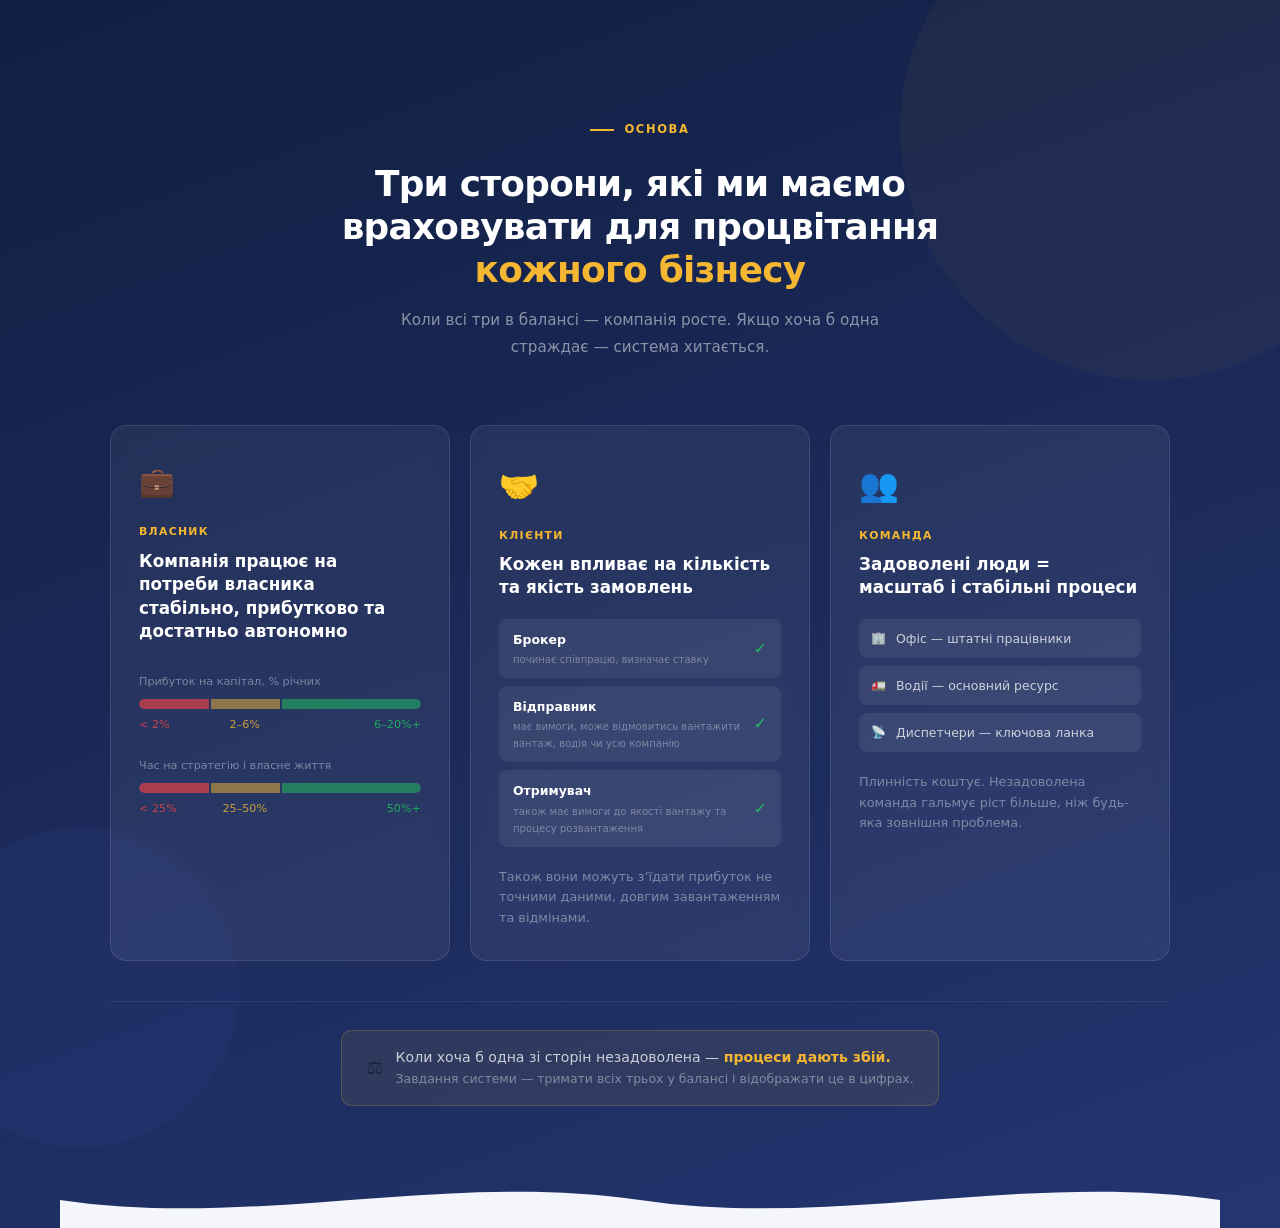
<file: index.blocks/business-goals.html>
<!DOCTYPE html>
<html lang="uk">
<head>
  <meta charset="UTF-8" />
  <meta name="viewport" content="width=device-width, initial-scale=1.0" />
  <title>Section: Цілі бізнесу</title>
  <link rel="stylesheet" href="../style.css" />
  <link rel="stylesheet" href="business-goals.css" />
</head>
<body style="background:#111f42;padding-top:0;">

<!-- ══ SECTION 1: ЦІЛІ БІЗНЕСУ ══════════════════════════════ -->
<section id="business-goals" style="background:linear-gradient(160deg,var(--navy-dk) 0%,var(--navy-lt) 100%);padding:120px 60px 0;position:relative;overflow:hidden;">

  <!-- subtle background glow -->
  <div style="position:absolute;top:-120px;right:-120px;width:500px;height:500px;border-radius:50%;background:rgba(245,183,49,.04);pointer-events:none;"></div>
  <div style="position:absolute;bottom:80px;left:-80px;width:320px;height:320px;border-radius:50%;background:rgba(36,53,112,.5);pointer-events:none;"></div>

  <div class="wrap">

    <!-- header -->
    <div style="text-align:center;margin-bottom:64px;">
      <div class="hero-eyebrow fi" style="justify-content:center;">Основа</div>
      <h2 class="fi d2" style="color:var(--white);max-width:600px;margin:0 auto 16px;">Три сторони, які ми маємо враховувати для процвітання <em style="color:var(--gold);font-style:normal;">кожного бізнесу</em></h2>
      <p class="fi d3" style="color:rgba(255,255,255,.5);max-width:480px;margin:0 auto;font-size:.95rem;line-height:1.8;">
        Коли всі три в балансі — компанія росте. Якщо хоча б одна страждає — система хитається.
      </p>
    </div>

    <!-- three cards -->
    <div style="display:grid;grid-template-columns:repeat(3,1fr);gap:20px;margin-bottom:40px;">

      <!-- ВЛАСНИК -->
      <div class="fi d1" style="background:rgba(255,255,255,.06);border:1px solid rgba(255,255,255,.1);border-radius:16px;padding:32px 28px;backdrop-filter:blur(6px);transition:transform .2s,box-shadow .2s;" onmouseenter="this.style.transform='translateY(-4px)';this.style.boxShadow='0 16px 40px rgba(0,0,0,.3)'" onmouseleave="this.style.transform='';this.style.boxShadow=''">
        <div style="font-size:1.8rem;margin-bottom:16px;opacity:.8;">💼</div>
        <div style="font-size:.68rem;font-weight:700;letter-spacing:.12em;text-transform:uppercase;color:var(--gold);margin-bottom:8px;">Власник</div>
        <div style="font-size:1.05rem;font-weight:700;color:var(--white);margin-bottom:28px;line-height:1.4;">Компанія працює на потреби власника стабільно, прибутково та достатньо автономно</div>

        <!-- ROI scale -->
        <div style="margin-bottom:22px;">
          <div style="font-size:.7rem;color:rgba(255,255,255,.4);margin-bottom:8px;">Прибуток на капітал, % річних</div>
          <div style="height:10px;border-radius:5px;overflow:hidden;display:flex;gap:2px;">
            <div style="flex:2;background:rgba(239,68,68,.65);border-radius:5px 0 0 5px;"></div>
            <div style="flex:2;background:rgba(245,183,49,.5);"></div>
            <div style="flex:4;background:rgba(34,197,94,.5);border-radius:0 5px 5px 0;"></div>
          </div>
          <div style="display:flex;margin-top:6px;">
            <div style="flex:2;font-size:.7rem;color:rgba(239,68,68,.8);">&lt; 2%</div>
            <div style="flex:2;font-size:.7rem;color:rgba(245,183,49,.8);text-align:center;">2–6%</div>
            <div style="flex:4;font-size:.7rem;color:rgba(34,197,94,.8);text-align:right;">6–20%+</div>
          </div>
        </div>

        <!-- Time scale -->
        <div>
          <div style="font-size:.7rem;color:rgba(255,255,255,.4);margin-bottom:8px;">Час на стратегію і власне життя</div>
          <div style="height:10px;border-radius:5px;overflow:hidden;display:flex;gap:2px;">
            <div style="flex:25;background:rgba(239,68,68,.65);border-radius:5px 0 0 5px;"></div>
            <div style="flex:25;background:rgba(245,183,49,.5);"></div>
            <div style="flex:50;background:rgba(34,197,94,.5);border-radius:0 5px 5px 0;"></div>
          </div>
          <div style="display:flex;margin-top:6px;">
            <div style="flex:25;font-size:.7rem;color:rgba(239,68,68,.8);">&lt; 25%</div>
            <div style="flex:25;font-size:.7rem;color:rgba(245,183,49,.8);text-align:center;">25–50%</div>
            <div style="flex:50;font-size:.7rem;color:rgba(34,197,94,.8);text-align:right;">50%+</div>
          </div>
        </div>
      </div>

      <!-- КЛІЄНТИ -->
      <div class="fi d2" style="background:rgba(255,255,255,.06);border:1px solid rgba(255,255,255,.1);border-radius:16px;padding:32px 28px;backdrop-filter:blur(6px);transition:transform .2s,box-shadow .2s;" onmouseenter="this.style.transform='translateY(-4px)';this.style.boxShadow='0 16px 40px rgba(0,0,0,.3)'" onmouseleave="this.style.transform='';this.style.boxShadow=''">
        <div style="font-size:2rem;margin-bottom:14px;">🤝</div>
        <div style="font-size:.68rem;font-weight:700;letter-spacing:.12em;text-transform:uppercase;color:var(--gold);margin-bottom:8px;">Клієнти</div>
        <div style="font-size:1.05rem;font-weight:700;color:var(--white);margin-bottom:20px;line-height:1.35;">Кожен впливає на кількість та якість замовлень</div>

        <!-- three independent clients -->
        <div style="display:flex;flex-direction:column;gap:8px;margin-bottom:20px;">
          <div style="display:flex;align-items:center;justify-content:space-between;background:rgba(255,255,255,.07);border-radius:8px;padding:10px 14px;">
            <div>
              <div style="font-size:.78rem;font-weight:700;color:var(--white);">Брокер</div>
              <div style="font-size:.63rem;color:rgba(255,255,255,.35);margin-top:1px;">починає співпрацю, визначає ставку</div>
            </div>
            <span style="color:rgba(34,197,94,.9);font-size:1rem;">✓</span>
          </div>
          <div style="display:flex;align-items:center;justify-content:space-between;background:rgba(255,255,255,.07);border-radius:8px;padding:10px 14px;">
            <div>
              <div style="font-size:.78rem;font-weight:700;color:var(--white);">Відправник</div>
              <div style="font-size:.63rem;color:rgba(255,255,255,.35);margin-top:1px;">має вимоги, може відмовитись вантажити вантаж, водія чи усю компанію</div>
            </div>
            <span style="color:rgba(34,197,94,.9);font-size:1rem;">✓</span>
          </div>
          <div style="display:flex;align-items:center;justify-content:space-between;background:rgba(255,255,255,.07);border-radius:8px;padding:10px 14px;">
            <div>
              <div style="font-size:.78rem;font-weight:700;color:var(--white);">Отримувач</div>
              <div style="font-size:.63rem;color:rgba(255,255,255,.35);margin-top:1px;">також має вимоги до якості вантажу та процесу розвантаження</div>
            </div>
            <span style="color:rgba(34,197,94,.9);font-size:1rem;">✓</span>
          </div>
        </div>

        <p style="font-size:.8rem;color:rgba(255,255,255,.4);line-height:1.6;">Також вони можуть зʼїдати прибуток не точними даними, довгим завантаженням та відмінами.</p>
      </div>

      <!-- КОМАНДА -->
      <div class="fi d3" style="background:rgba(255,255,255,.06);border:1px solid rgba(255,255,255,.1);border-radius:16px;padding:32px 28px;backdrop-filter:blur(6px);transition:transform .2s,box-shadow .2s;" onmouseenter="this.style.transform='translateY(-4px)';this.style.boxShadow='0 16px 40px rgba(0,0,0,.3)'" onmouseleave="this.style.transform='';this.style.boxShadow=''">
        <div style="font-size:2rem;margin-bottom:14px;">👥</div>
        <div style="font-size:.68rem;font-weight:700;letter-spacing:.12em;text-transform:uppercase;color:var(--gold);margin-bottom:8px;">Команда</div>
        <div style="font-size:1.05rem;font-weight:700;color:var(--white);margin-bottom:20px;line-height:1.35;">Задоволені люди = масштаб і стабільні процеси</div>

        <!-- roles -->
        <div style="display:flex;flex-direction:column;gap:8px;margin-bottom:20px;">
          <div style="display:flex;align-items:center;gap:10px;background:rgba(255,255,255,.07);border-radius:8px;padding:9px 12px;">
            <span style="font-size:.75rem;">🏢</span>
            <span style="font-size:.78rem;color:rgba(255,255,255,.75);">Офіс — штатні працівники</span>
          </div>
          <div style="display:flex;align-items:center;gap:10px;background:rgba(255,255,255,.07);border-radius:8px;padding:9px 12px;">
            <span style="font-size:.75rem;">🚛</span>
            <span style="font-size:.78rem;color:rgba(255,255,255,.75);">Водії — основний ресурс</span>
          </div>
          <div style="display:flex;align-items:center;gap:10px;background:rgba(255,255,255,.07);border-radius:8px;padding:9px 12px;">
            <span style="font-size:.75rem;">📡</span>
            <span style="font-size:.78rem;color:rgba(255,255,255,.75);">Диспетчери — ключова ланка</span>
          </div>
        </div>

        <p style="font-size:.8rem;color:rgba(255,255,255,.4);line-height:1.6;">Плинність коштує. Незадоволена команда гальмує ріст більше, ніж будь-яка зовнішня проблема.</p>
      </div>

    </div>

    <!-- bottom insight bar -->
    <div class="fi d4" style="border-top:1px solid rgba(255,255,255,.08);padding:28px 0 0;margin-bottom:0;display:flex;align-items:center;justify-content:center;gap:16px;flex-wrap:wrap;">
      <div style="display:flex;align-items:center;gap:12px;background:rgba(245,183,49,.08);border:1px solid rgba(245,183,49,.2);border-radius:10px;padding:16px 24px;">
        <span style="font-size:1.2rem;">⚖️</span>
        <span style="font-size:.88rem;color:rgba(255,255,255,.75);line-height:1.5;">
          Коли хоча б одна зі сторін незадоволена — <strong style="color:var(--gold);">процеси дають збій.</strong><br>
          <span style="font-size:.78rem;color:rgba(255,255,255,.4);">Завдання системи — тримати всіх трьох у балансі і відображати це в цифрах.</span>
        </span>
      </div>
    </div>

  </div>

  <!-- wave to next section -->
  <div class="hero-wave" style="position:relative;margin-top:64px;">
    <svg viewBox="0 0 1440 72" preserveAspectRatio="none" xmlns="http://www.w3.org/2000/svg">
      <path d="M0,36 C240,72 480,0 720,36 C960,72 1200,0 1440,36 L1440,72 L0,72 Z" fill="#f4f6fb"/>
    </svg>
  </div>

</section>

<script>
(function() {
  var els = document.querySelectorAll('.fi');
  var obs = new IntersectionObserver(function(entries) {
    entries.forEach(function(e) {
      if (e.isIntersecting) { e.target.classList.add('on'); obs.unobserve(e.target); }
    });
  }, { threshold: 0.12 });
  els.forEach(function(el) { obs.observe(el); });
})();
</script>
</body>
</html>
</file>
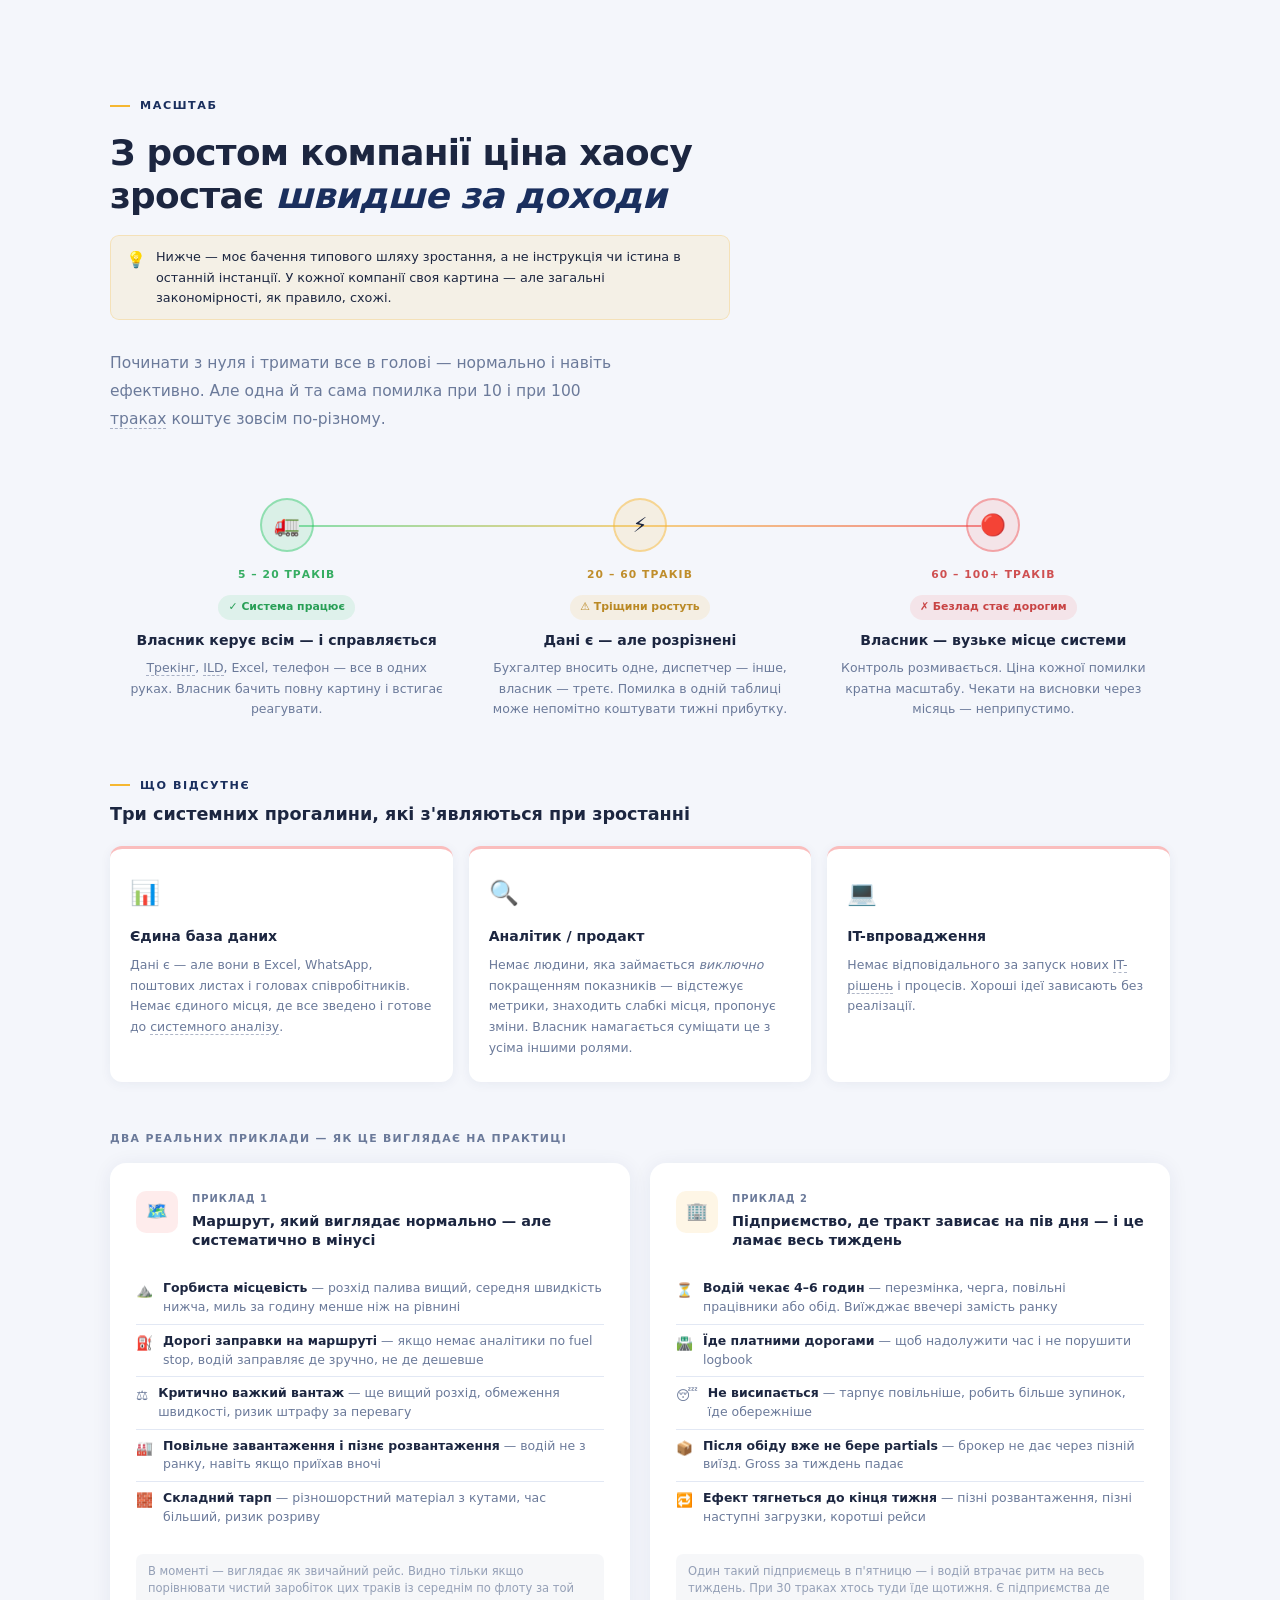
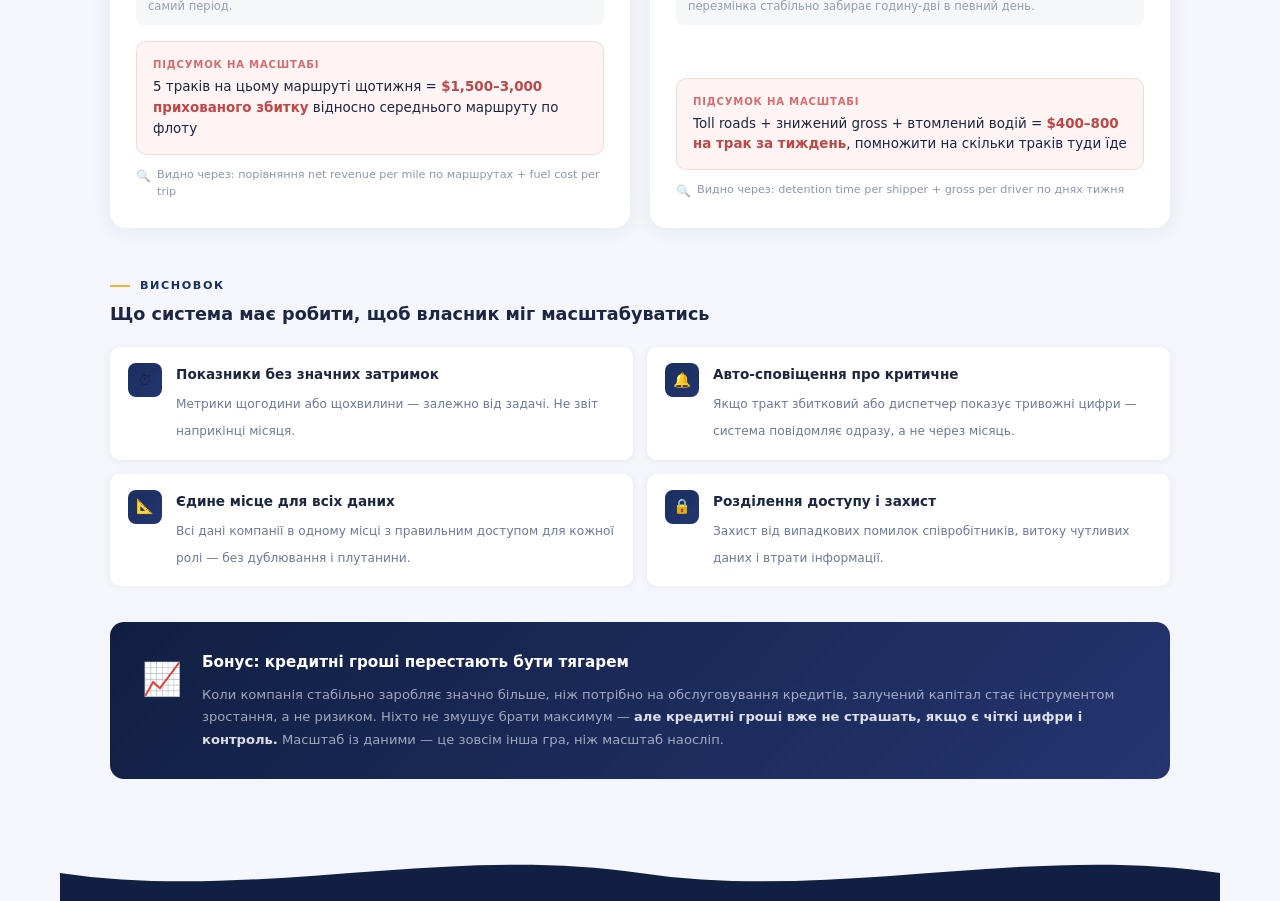
<file: index.blocks/growth-problem.html>
<!DOCTYPE html>
<html lang="uk">
<head>
  <meta charset="UTF-8" />
  <meta name="viewport" content="width=device-width, initial-scale=1.0" />
  <title>Section: Масштаб</title>
  <link rel="stylesheet" href="../style.css" />
  <link rel="stylesheet" href="growth-problem.css" />
</head>
<body style="background:var(--off);padding-top:0;">

<!-- ══ SECTION 2: МАСШТАБ ══════════════════════════════════════ -->
<section id="growth-problem" class="section" style="background:var(--off);padding-bottom:0;overflow:hidden;">
  <div class="wrap">

    <!-- HEADER -->
    <div class="eyebrow fi">Масштаб</div>
    <h2 class="fi d1">З ростом компанії ціна хаосу<br>зростає <em style="color:var(--navy);">швидше за доходи</em></h2>

    <div class="gp-vision fi d2">
      <span style="flex-shrink:0;font-size:1rem;">💡</span>
      <span>Нижче — моє бачення типового шляху зростання, а не інструкція чи істина в останній інстанції. У кожної компанії своя картина — але загальні закономірності, як правило, схожі.</span>
    </div>

    <p class="lead fi d3" style="margin-bottom:64px;">
      Починати з нуля і тримати все в голові — нормально і навіть ефективно.
      Але одна й та сама помилка при 10 і при 100
      <span class="tip">траках<span class="tip-box">Тут і далі «трак» = вантажний автомобіль (truck). Один тракторний напівпричіп — одна виробнича одиниця бізнесу.</span></span>
      коштує зовсім по-різному.
    </p>

    <!-- PHASE TIMELINE -->
    <div class="gp-phases">

      <div class="gp-phase fi d1">
        <div class="gp-phase-dot">🚛</div>
        <div class="gp-phase-range">5 – 20 траків</div>
        <div class="gp-phase-status">✓ Система працює</div>
        <h3>Власник керує всім — і справляється</h3>
        <p>
          <span class="tip">Трекінг<span class="tip-box">GPS-відстеження місця та маршруту кожного трака. Дозволяє бачити, де знаходиться вантажівка і чи дотримується водій маршруту.</span></span>,
          <span class="tip">ILD<span class="tip-box">Integrated Logging Device — бортовий пристрій, що автоматично фіксує години роботи, пробіг та зупинки водія. Обов'язковий за вимогами FMCSA.</span></span>,
          Excel, телефон — все в одних руках. Власник бачить повну картину і встигає реагувати.
        </p>
      </div>

      <div class="gp-phase fi d2">
        <div class="gp-phase-dot">⚡</div>
        <div class="gp-phase-range">20 – 60 траків</div>
        <div class="gp-phase-status">⚠ Тріщини ростуть</div>
        <h3>Дані є — але розрізнені</h3>
        <p>Бухгалтер вносить одне, диспетчер — інше, власник — третє. Помилка в одній таблиці може непомітно коштувати тижні прибутку.</p>
      </div>

      <div class="gp-phase fi d3">
        <div class="gp-phase-dot">🔴</div>
        <div class="gp-phase-range">60 – 100+ траків</div>
        <div class="gp-phase-status">✗ Безлад стає дорогим</div>
        <h3>Власник — вузьке місце системи</h3>
        <p>Контроль розмивається. Ціна кожної помилки кратна масштабу. Чекати на висновки через місяць — неприпустимо.</p>
      </div>

    </div>

    <!-- GAPS HEADER -->
    <div class="fi" style="margin-bottom:20px;">
      <div class="eyebrow" style="margin-bottom:8px;">Що відсутнє</div>
      <h3 style="font-size:1.1rem;font-weight:700;color:var(--text);line-height:1.35;">Три системних прогалини, які з'являються при зростанні</h3>
    </div>

    <!-- GAP CARDS -->
    <div class="gp-gaps">

      <div class="gp-gap-card fi d1">
        <div class="gp-gap-icon">📊</div>
        <h3>Єдина база даних</h3>
        <p>
          Дані є — але вони в Excel, WhatsApp, поштових листах і головах співробітників.
          Немає єдиного місця, де все зведено і готове до
          <span class="tip">системного аналізу<span class="tip-box">Системний аналіз — порівняння трендів, виявлення аномалій і прийняття рішень на основі цифр, а не інтуїції. Відрізняється від «подивитись у таблицю».</span></span>.
        </p>
      </div>

      <div class="gp-gap-card fi d2">
        <div class="gp-gap-icon">🔍</div>
        <h3>Аналітик / продакт</h3>
        <p>
          Немає людини, яка займається <em>виключно</em> покращенням показників —
          відстежує метрики, знаходить слабкі місця, пропонує зміни.
          Власник намагається суміщати це з усіма іншими ролями.
        </p>
      </div>

      <div class="gp-gap-card fi d3">
        <div class="gp-gap-icon">💻</div>
        <h3>IT-впровадження</h3>
        <p>
          Немає відповідального за запуск нових
          <span class="tip">IT-рішень<span class="tip-box">CRM, TMS (система управління транспортом), автоматичний розрахунок показників, дашборди — інструменти, що замінюють ручну роботу і зменшують кількість помилок.</span></span>
          і процесів. Хороші ідеї зависають без реалізації.
        </p>
      </div>

    </div>

    <!-- CASE STUDIES -->
    <div class="fi d1" style="font-size:.68rem;font-weight:700;letter-spacing:.12em;text-transform:uppercase;color:var(--muted);margin-bottom:14px;">Два реальних приклади — як це виглядає на практиці</div>

    <div class="gp-cases">

      <div class="gp-case fi d1">
        <div class="gp-case-header">
          <div class="gp-case-badge red">🗺️</div>
          <div>
            <div class="gp-case-num">Приклад 1</div>
            <h3>Маршрут, який виглядає нормально — але систематично в мінусі</h3>
          </div>
        </div>
        <ul class="gp-chain">
          <li><span class="gp-chain-icon">⛰️</span><div><strong>Горбиста місцевість</strong> — розхід палива вищий, середня швидкість нижча, миль за годину менше ніж на рівнині</div></li>
          <li><span class="gp-chain-icon">⛽</span><div><strong>Дорогі заправки на маршруті</strong> — якщо немає аналітики по fuel stop, водій заправляє де зручно, не де дешевше</div></li>
          <li><span class="gp-chain-icon">⚖️</span><div><strong>Критично важкий вантаж</strong> — ще вищий розхід, обмеження швидкості, ризик штрафу за перевагу</div></li>
          <li><span class="gp-chain-icon">🏭</span><div><strong>Повільне завантаження і пізнє розвантаження</strong> — водій не з ранку, навіть якщо приїхав вночі</div></li>
          <li><span class="gp-chain-icon">🧱</span><div><strong>Складний тарп</strong> — різношорстний матеріал з кутами, час більший, ризик розриву</div></li>
        </ul>
        <div class="gp-hidden">В моменті — виглядає як звичайний рейс. Видно тільки якщо порівнювати чистий заробіток цих траків із середнім по флоту за той самий період.</div>
        <div class="gp-bottom-line">
          <div class="gp-bottom-line-label">Підсумок на масштабі</div>
          <div class="gp-bottom-line-val">5 траків на цьому маршруті щотижня = <strong>$1,500–3,000 прихованого збитку</strong> відносно середнього маршруту по флоту</div>
        </div>
        <div class="gp-reveal">Видно через: порівняння net revenue per mile по маршрутах + fuel cost per trip</div>
      </div>

      <div class="gp-case fi d2">
        <div class="gp-case-header">
          <div class="gp-case-badge amber">🏢</div>
          <div>
            <div class="gp-case-num">Приклад 2</div>
            <h3>Підприємство, де тракт зависає на пів дня — і це ламає весь тиждень</h3>
          </div>
        </div>
        <ul class="gp-chain">
          <li><span class="gp-chain-icon">⏳</span><div><strong>Водій чекає 4–6 годин</strong> — перезмінка, черга, повільні працівники або обід. Виїжджає ввечері замість ранку</div></li>
          <li><span class="gp-chain-icon">🛣️</span><div><strong>Їде платними дорогами</strong> — щоб надолужити час і не порушити logbook</div></li>
          <li><span class="gp-chain-icon">😴</span><div><strong>Не висипається</strong> — тарпує повільніше, робить більше зупинок, їде обережніше</div></li>
          <li><span class="gp-chain-icon">📦</span><div><strong>Після обіду вже не бере partials</strong> — брокер не дає через пізній виїзд. Gross за тиждень падає</div></li>
          <li><span class="gp-chain-icon">🔁</span><div><strong>Ефект тягнеться до кінця тижня</strong> — пізні розвантаження, пізні наступні загрузки, коротші рейси</div></li>
        </ul>
        <div class="gp-hidden">Один такий підприємець в п'ятницю — і водій втрачає ритм на весь тиждень. При 30 траках хтось туди їде щотижня. Є підприємства де перезмінка стабільно забирає годину-дві в певний день.</div>
        <div class="gp-bottom-line">
          <div class="gp-bottom-line-label">Підсумок на масштабі</div>
          <div class="gp-bottom-line-val">Toll roads + знижений gross + втомлений водій = <strong>$400–800 на трак за тиждень</strong>, помножити на скільки траків туди їде</div>
        </div>
        <div class="gp-reveal">Видно через: detention time per shipper + gross per driver по днях тижня</div>
      </div>

    </div>

    <!-- SYSTEM NEEDS HEADER -->
    <div class="fi" style="margin-bottom:20px;">
      <div class="eyebrow" style="margin-bottom:8px;">Висновок</div>
      <h3 style="font-size:1.1rem;font-weight:700;color:var(--text);line-height:1.35;">Що система має робити, щоб власник міг масштабуватись</h3>
    </div>

    <!-- NEED ITEMS -->
    <div class="gp-needs fi d1">

      <div class="gp-need-item">
        <div class="gp-need-icon">⏱</div>
        <div>
          <strong>Показники без значних затримок</strong>
          <span>Метрики щогодини або щохвилини — залежно від задачі. Не звіт наприкінці місяця.</span>
        </div>
      </div>

      <div class="gp-need-item">
        <div class="gp-need-icon">🔔</div>
        <div>
          <strong>Авто-сповіщення про критичне</strong>
          <span>Якщо тракт збитковий або диспетчер показує тривожні цифри — система повідомляє одразу, а не через місяць.</span>
        </div>
      </div>

      <div class="gp-need-item">
        <div class="gp-need-icon">📐</div>
        <div>
          <strong>Єдине місце для всіх даних</strong>
          <span>Всі дані компанії в одному місці з правильним доступом для кожної ролі — без дублювання і плутанини.</span>
        </div>
      </div>

      <div class="gp-need-item">
        <div class="gp-need-icon">🔒</div>
        <div>
          <strong>Розділення доступу і захист</strong>
          <span>Захист від випадкових помилок співробітників, витоку чутливих даних і втрати інформації.</span>
        </div>
      </div>

    </div>

    <!-- CREDIT BONUS -->
    <div class="gp-credit fi d2">
      <div class="gp-credit-icon">📈</div>
      <div>
        <h3>Бонус: кредитні гроші перестають бути тягарем</h3>
        <p>
          Коли компанія стабільно заробляє значно більше, ніж потрібно на обслуговування кредитів,
          залучений капітал стає інструментом зростання, а не ризиком.
          Ніхто не змушує брати максимум —
          <strong>але кредитні гроші вже не страшать, якщо є чіткі цифри і контроль.</strong>
          Масштаб із даними — це зовсім інша гра, ніж масштаб наосліп.
        </p>
      </div>
    </div>

  </div>

  <!-- wave to footer (light → dark) -->
  <div class="hero-wave" style="position:relative;margin-top:64px;">
    <svg viewBox="0 0 1440 72" preserveAspectRatio="none" xmlns="http://www.w3.org/2000/svg">
      <path d="M0,36 C240,72 480,0 720,36 C960,72 1200,0 1440,36 L1440,72 L0,72 Z" fill="#111f42"/>
    </svg>
  </div>

</section>
<!-- ══════════════════════════════════════════════════════════ -->

<script>
(function() {
  /* fade-in observer */
  var els = document.querySelectorAll('.fi');
  var obs = new IntersectionObserver(function(entries) {
    entries.forEach(function(e) {
      if (e.isIntersecting) { e.target.classList.add('on'); obs.unobserve(e.target); }
    });
  }, { threshold: 0.12 });
  els.forEach(function(el) { obs.observe(el); });

})();
</script>
</body>
</html>
</file>
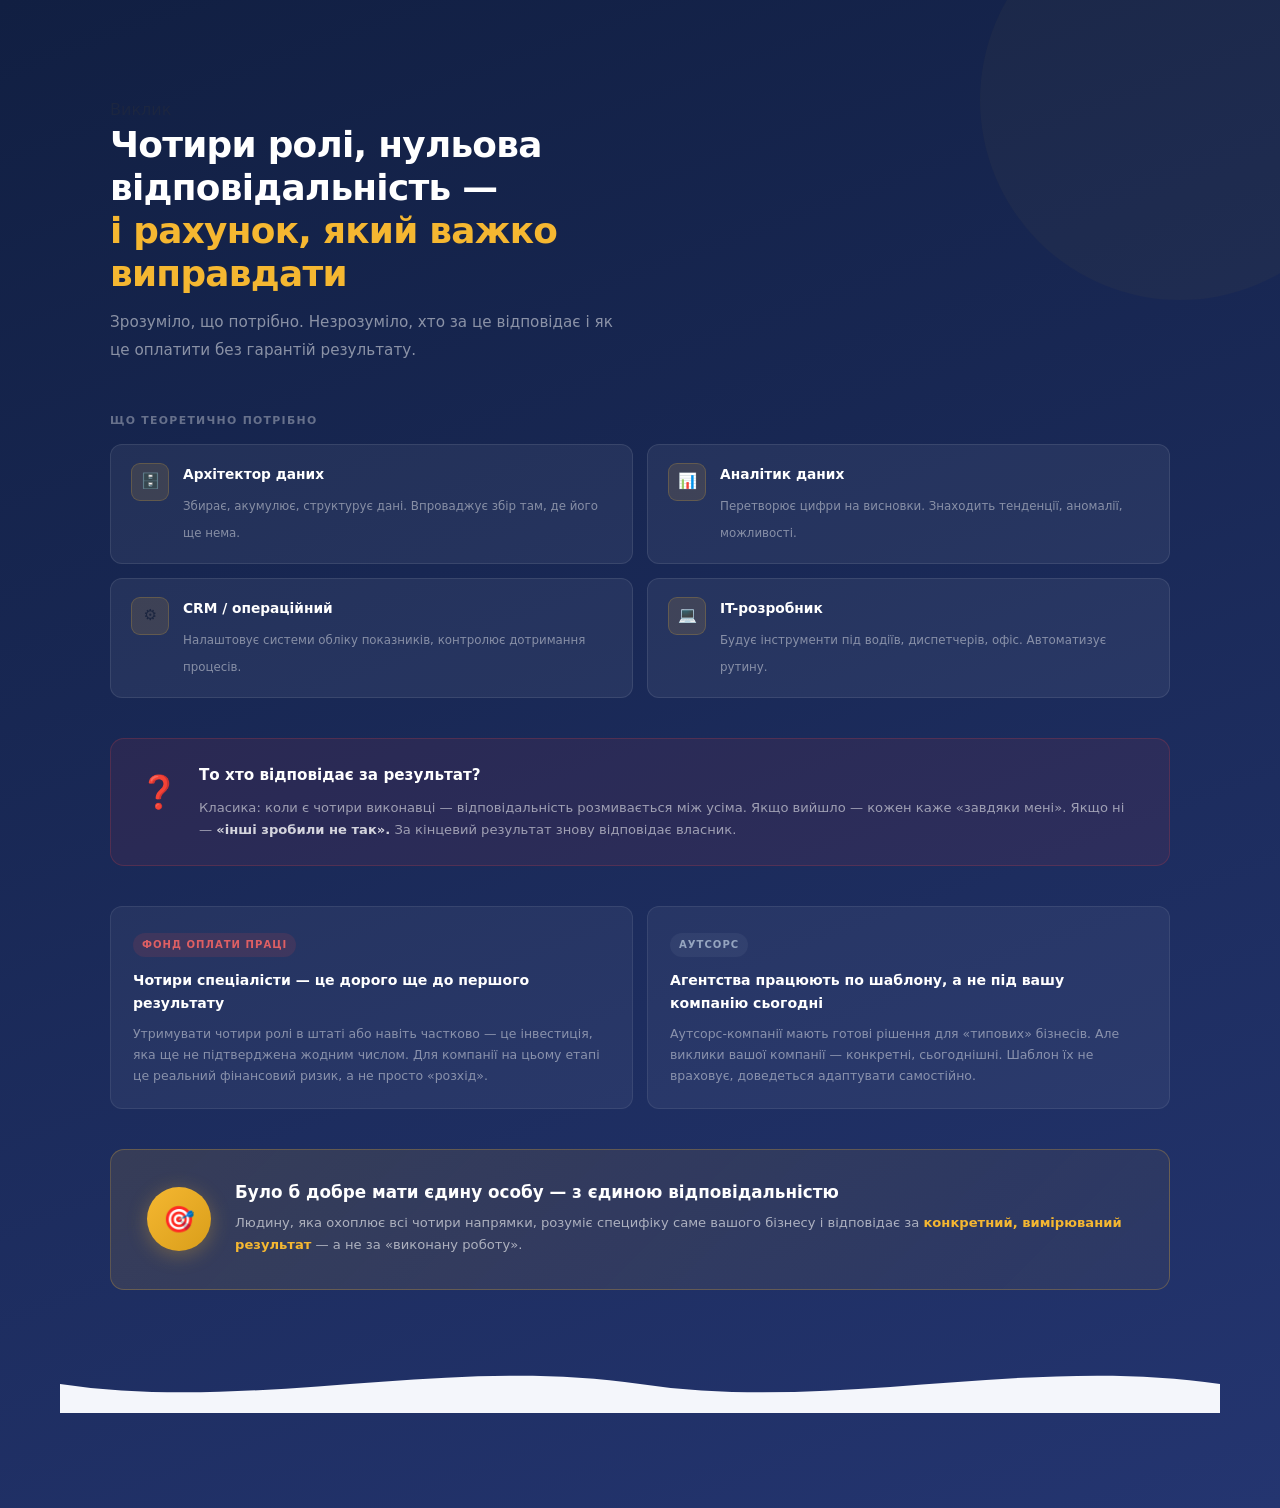
<file: index.blocks/one-person.html>
<!DOCTYPE html>
<html lang="uk">
<head>
  <meta charset="UTF-8" />
  <meta name="viewport" content="width=device-width, initial-scale=1.0" />
  <title>Section: Єдина особа</title>
  <link rel="stylesheet" href="../style.css" />
  <link rel="stylesheet" href="one-person.css" />
</head>
<body style="background:#111f42;padding-top:0;">

<!-- ══ SECTION 3: ЄДИНА ОСОБА ══════════════════════════════════ -->
<section id="one-person" style="background:linear-gradient(160deg,var(--navy-dk) 0%,var(--navy-lt) 100%);padding:96px 60px;position:relative;overflow:hidden;">

  <div style="position:absolute;top:-100px;right:-100px;width:400px;height:400px;border-radius:50%;background:rgba(245,183,49,.03);pointer-events:none;"></div>

  <div class="wrap">

    <!-- HEADER -->
    <div class="hero-eyebrow fi" style="justify-content:flex-start;">Виклик</div>
    <h2 class="fi d1" style="color:var(--white);max-width:640px;margin-bottom:14px;">
      Чотири ролі, нульова відповідальність —<br>
      <em style="color:var(--gold);font-style:normal;">і рахунок, який важко виправдати</em>
    </h2>
    <p class="fi d2" style="color:rgba(255,255,255,.5);font-size:.95rem;line-height:1.8;max-width:520px;margin-bottom:48px;">
      Зрозуміло, що потрібно. Незрозуміло, хто за це відповідає і як це оплатити без гарантій результату.
    </p>

    <!-- 4 ROLES -->
    <div class="fi d2" style="font-size:.68rem;font-weight:700;letter-spacing:.12em;text-transform:uppercase;color:rgba(255,255,255,.35);margin-bottom:14px;">Що теоретично потрібно</div>
    <div class="op-roles fi d3">
      <div class="op-role-card">
        <div class="op-role-icon">🗄️</div>
        <div>
          <strong>Архітектор даних</strong>
          <span>Збирає, акумулює, структурує дані. Впроваджує збір там, де його ще нема.</span>
        </div>
      </div>
      <div class="op-role-card">
        <div class="op-role-icon">📊</div>
        <div>
          <strong>Аналітик даних</strong>
          <span>Перетворює цифри на висновки. Знаходить тенденції, аномалії, можливості.</span>
        </div>
      </div>
      <div class="op-role-card">
        <div class="op-role-icon">⚙️</div>
        <div>
          <strong>CRM / операційний</strong>
          <span>Налаштовує системи обліку показників, контролює дотримання процесів.</span>
        </div>
      </div>
      <div class="op-role-card">
        <div class="op-role-icon">💻</div>
        <div>
          <strong>IT-розробник</strong>
          <span>Будує інструменти під водіїв, диспетчерів, офіс. Автоматизує рутину.</span>
        </div>
      </div>
    </div>

    <!-- RESPONSIBILITY PROBLEM -->
    <div class="op-resp fi d1">
      <div class="op-resp-icon">❓</div>
      <div>
        <h3>То хто відповідає за результат?</h3>
        <p>
          Класика: коли є чотири виконавці — відповідальність розмивається між усіма.
          Якщо вийшло — кожен каже «завдяки мені». Якщо ні —
          <strong>«інші зробили не так».</strong>
          За кінцевий результат знову відповідає власник.
        </p>
      </div>
    </div>

    <!-- TWO OBSTACLES -->
    <div class="op-obstacles fi d2">
      <div class="op-obs-card">
        <div class="op-obs-tag cost">Фонд оплати праці</div>
        <h3>Чотири спеціалісти — це дорого ще до першого результату</h3>
        <p>
          Утримувати чотири ролі в штаті або навіть частково — це інвестиція,
          яка ще не підтверджена жодним числом. Для компанії на цьому етапі
          це реальний фінансовий ризик, а не просто «розхід».
        </p>
      </div>
      <div class="op-obs-card">
        <div class="op-obs-tag outsource">Аутсорс</div>
        <h3>Агентства працюють по шаблону, а не під вашу компанію сьогодні</h3>
        <p>
          Аутсорс-компанії мають готові рішення для «типових» бізнесів.
          Але виклики вашої компанії — конкретні, сьогоднішні.
          Шаблон їх не враховує, доведеться адаптувати самостійно.
        </p>
      </div>
    </div>

    <!-- PUNCHLINE -->
    <div class="op-punchline fi d3">
      <div class="op-punchline-badge">🎯</div>
      <div>
        <h3>Було б добре мати єдину особу — з єдиною відповідальністю</h3>
        <p>
          Людину, яка охоплює всі чотири напрямки, розуміє специфіку саме вашого бізнесу
          і відповідає за <strong>конкретний, вимірюваний результат</strong> —
          а не за «виконану роботу».
        </p>
      </div>
    </div>

  </div>

  <!-- wave down to light -->
  <div class="hero-wave" style="position:relative;margin-top:64px;">
    <svg viewBox="0 0 1440 72" preserveAspectRatio="none" xmlns="http://www.w3.org/2000/svg">
      <path d="M0,36 C240,72 480,0 720,36 C960,72 1200,0 1440,36 L1440,72 L0,72 Z" fill="#f4f6fb"/>
    </svg>
  </div>

</section>
<!-- ══════════════════════════════════════════════════════════ -->

<script>
(function() {
  var els = document.querySelectorAll('.fi');
  var obs = new IntersectionObserver(function(entries) {
    entries.forEach(function(e) {
      if (e.isIntersecting) { e.target.classList.add('on'); obs.unobserve(e.target); }
    });
  }, { threshold: 0.12 });
  els.forEach(function(el) { obs.observe(el); });
})();
</script>
</body>
</html>
</file>
<file: style.css>
*, *::before, *::after { box-sizing: border-box; margin: 0; padding: 0; }

:root {
  --navy:     #1a2f5e;
  --navy-dk:  #111f42;
  --navy-lt:  #243570;
  --gold:     #f5b731;
  --gold-dk:  #d99e1a;
  --white:    #ffffff;
  --off:      #f4f6fb;
  --text:     #1c2640;
  --muted:    #6b7a9a;
  --border:   #e2e8f4;
}

html { scroll-behavior: smooth; }

body {
  font-family: -apple-system, 'Segoe UI', system-ui, sans-serif;
  font-size: 16px;
  line-height: 1.7;
  color: var(--text);
  background: var(--white);
  -webkit-font-smoothing: antialiased;
}

/* ── NAV ──────────────────────────────────────────────── */
nav {
  position: fixed; top: 0; left: 0; right: 0; z-index: 500;
  height: 64px;
  display: flex; align-items: center; justify-content: space-between;
  padding: 0 60px;
  background: rgba(17,31,66,.96);
  backdrop-filter: blur(10px);
}
.logo {
  font-size: 1rem; font-weight: 800; letter-spacing: .03em;
  color: var(--white);
}
.logo em { font-style: normal; color: var(--gold); }
.nav-links a {
  color: rgba(255,255,255,.6); text-decoration: none;
  font-size: .84rem; margin-left: 28px;
  transition: color .15s;
}
.nav-links a:hover { color: var(--white); }
.nav-cta {
  margin-left: 28px !important;
  background: var(--gold); color: var(--navy-dk) !important;
  font-weight: 700; padding: 8px 18px; border-radius: 5px;
}
.nav-cta:hover { background: #e8aa20; }

/* ── SECTION SHARED ───────────────────────────────────── */
.section { padding: 96px 60px; }
.wrap { max-width: 1060px; margin: 0 auto; }

.eyebrow {
  display: flex; align-items: center; gap: 10px;
  font-size: .7rem; font-weight: 700; letter-spacing: .14em;
  text-transform: uppercase; color: var(--navy);
  margin-bottom: 16px;
}
.eyebrow::before {
  content: ''; display: block; width: 20px; height: 2px;
  background: var(--gold); flex-shrink: 0;
}
h2 {
  font-size: clamp(1.65rem, 2.8vw, 2.3rem);
  font-weight: 800; line-height: 1.2;
  letter-spacing: -.02em; color: var(--text);
  margin-bottom: 14px;
}
.lead {
  font-size: .97rem; color: var(--muted);
  max-width: 520px; line-height: 1.8;
}

/* ── BUTTONS ──────────────────────────────────────────── */
.btn {
  display: inline-block; padding: 13px 28px; border-radius: 6px;
  font-weight: 700; font-size: .88rem;
  text-decoration: none; cursor: pointer; transition: all .15s;
}
.btn-gold { background: var(--gold); color: var(--navy-dk); }
.btn-gold:hover { background: #e8aa20; box-shadow: 0 4px 18px rgba(245,183,49,.4); transform: translateY(-1px); }
.btn-border {
  border: 1.5px solid rgba(255,255,255,.3);
  color: rgba(255,255,255,.85); background: transparent;
}
.btn-border:hover { border-color: rgba(255,255,255,.7); }
.btn-navy {
  background: rgba(255,255,255,.1);
  border: 1.5px solid rgba(255,255,255,.25);
  color: var(--white);
}
.btn-navy:hover { background: rgba(255,255,255,.18); }

/* ── WAVE DIVIDERS ────────────────────────────────────── */
.wave-top, .wave-bot { line-height: 0; overflow: hidden; }
.wave-top svg, .wave-bot svg { display: block; width: 100%; }
.hero-wave {
  position: absolute; bottom: -1px; left: 0; right: 0;
  line-height: 0;
}
.hero-wave svg { display: block; width: 100%; }

/* ── FOOTER ───────────────────────────────────────────── */
footer {
  background: var(--navy-dk);
  padding: 32px 60px;
  display: flex; align-items: center; justify-content: space-between;
}
.f-logo { font-size: .9rem; font-weight: 800; color: var(--white); }
.f-logo em { font-style: normal; color: var(--gold); }
footer p { font-size: .78rem; color: rgba(255,255,255,.3); }

/* ── FADE-IN ON SCROLL ────────────────────────────────── */
.fi {
  opacity: 0;
  transform: translateY(22px);
  transition: opacity .58s ease, transform .58s ease;
}
.fi.on { opacity: 1; transform: translateY(0); }
.fi.d1 { transition-delay: .04s; }
.fi.d2 { transition-delay: .08s; }
.fi.d3 { transition-delay: .12s; }
.fi.d4 { transition-delay: .16s; }
.fi.d5 { transition-delay: .20s; }

/* ── RESPONSIVE ───────────────────────────────────────── */
@media (max-width: 760px) {
  nav { padding: 0 20px; }
  .nav-links { display: none; }
  .section { padding: 72px 20px; }
  footer { padding: 24px 20px; flex-direction: column; gap: 8px; text-align: center; }
}
</file>
<file: index.blocks/business-goals.css>
/* ── SECTION: ЦІЛІ БІЗНЕСУ ───────────────────────────── */

/* Eyebrow variant for dark (navy) backgrounds */
.hero-eyebrow {
  display: flex; align-items: center; gap: 10px;
  font-size: .72rem; font-weight: 700; letter-spacing: .14em;
  text-transform: uppercase; color: var(--gold);
  margin-bottom: 22px;
}
.hero-eyebrow::before {
  content: ''; display: block; width: 24px; height: 2px;
  background: var(--gold); flex-shrink: 0;
}
</file>
<file: index.blocks/growth-problem.css>
/* ── SECTION: МАСШТАБ / GROWTH PROBLEM ───────────────── */

/* Tooltip */
.tip { position: relative; border-bottom: 1px dashed rgba(26,47,94,.35); cursor: help; display: inline; }
.tip-box {
  display: none;
  position: absolute; bottom: calc(100% + 8px); left: 50%;
  transform: translateX(-50%);
  background: var(--navy-dk); color: rgba(255,255,255,.88);
  font-size: .72rem; line-height: 1.55; font-weight: 400;
  padding: 9px 13px; border-radius: 8px; width: 220px;
  z-index: 20; pointer-events: none;
  box-shadow: 0 4px 20px rgba(0,0,0,.3);
  text-align: left; white-space: normal;
}
.tip-box::after {
  content: ''; position: absolute; top: 100%; left: 50%;
  transform: translateX(-50%);
  border: 5px solid transparent; border-top-color: var(--navy-dk);
}
.tip:hover .tip-box { display: block; }

/* Vision note */
.gp-vision {
  display: flex; align-items: flex-start; gap: 10px;
  background: rgba(245,183,49,.1); border: 1px solid rgba(245,183,49,.25);
  border-radius: 9px; padding: 11px 15px;
  font-size: .8rem; color: var(--text); line-height: 1.6;
  max-width: 620px; margin: 18px 0 30px;
}

/* Phase timeline */
.gp-phases {
  display: grid; grid-template-columns: repeat(3,1fr);
  gap: 0; margin-bottom: 56px; position: relative;
}
.gp-phases::before {
  content: ''; position: absolute; top: 27px;
  left: calc(16.66% + 12px); right: calc(16.66% + 12px);
  height: 2px;
  background: linear-gradient(90deg, rgba(34,197,94,.5), rgba(245,183,49,.6), rgba(239,68,68,.6));
}
.gp-phase { text-align: center; padding: 0 20px; }
.gp-phase-dot {
  width: 54px; height: 54px; border-radius: 50%;
  margin: 0 auto 14px;
  display: flex; align-items: center; justify-content: center;
  font-size: 1.3rem; position: relative; z-index: 1;
}
.gp-phase:nth-child(1) .gp-phase-dot { background: rgba(34,197,94,.12); border: 2px solid rgba(34,197,94,.4); }
.gp-phase:nth-child(2) .gp-phase-dot { background: rgba(245,183,49,.12); border: 2px solid rgba(245,183,49,.45); }
.gp-phase:nth-child(3) .gp-phase-dot { background: rgba(239,68,68,.1);  border: 2px solid rgba(239,68,68,.4); }
.gp-phase-range {
  font-size: .67rem; font-weight: 700; letter-spacing: .1em;
  text-transform: uppercase; margin-bottom: 7px;
}
.gp-phase:nth-child(1) .gp-phase-range { color: rgba(20,160,70,.85); }
.gp-phase:nth-child(2) .gp-phase-range { color: rgba(185,130,20,.9); }
.gp-phase:nth-child(3) .gp-phase-range { color: rgba(200,50,50,.85); }
.gp-phase-status {
  display: inline-block; font-size: .68rem; font-weight: 700;
  padding: 3px 10px; border-radius: 20px; margin-bottom: 11px;
}
.gp-phase:nth-child(1) .gp-phase-status { background: rgba(34,197,94,.1);  color: rgba(20,150,70,.9); }
.gp-phase:nth-child(2) .gp-phase-status { background: rgba(245,183,49,.12); color: rgba(180,125,15,.9); }
.gp-phase:nth-child(3) .gp-phase-status { background: rgba(239,68,68,.1);  color: rgba(195,50,50,.9); }
.gp-phase h3 { font-size: .88rem; font-weight: 700; color: var(--text); margin-bottom: 8px; line-height: 1.35; }
.gp-phase p  { font-size: .78rem; color: var(--muted); line-height: 1.65; }

/* Gap cards */
.gp-gaps {
  display: grid; grid-template-columns: repeat(3,1fr);
  gap: 16px; margin-bottom: 48px;
}
.gp-gap-card {
  background: var(--white); border-radius: 12px;
  padding: 24px 20px; border-top: 3px solid rgba(239,68,68,.35);
  box-shadow: 0 2px 12px rgba(26,47,94,.06);
}
.gp-gap-icon { font-size: 1.5rem; margin-bottom: 11px; }
.gp-gap-card h3 { font-size: .88rem; font-weight: 700; color: var(--text); margin-bottom: 6px; }
.gp-gap-card p  { font-size: .78rem; color: var(--muted); line-height: 1.65; }

/* Case studies */
.gp-cases {
  display: grid; grid-template-columns: 1fr 1fr;
  gap: 20px; margin-bottom: 48px;
}
.gp-case {
  background: var(--white); border-radius: 16px;
  padding: 28px 26px; box-shadow: 0 2px 20px rgba(26,47,94,.07);
  display: flex; flex-direction: column;
}
.gp-case-header {
  display: flex; align-items: flex-start; gap: 14px; margin-bottom: 22px;
}
.gp-case-badge {
  width: 42px; height: 42px; border-radius: 10px; flex-shrink: 0;
  display: flex; align-items: center; justify-content: center; font-size: 1.1rem;
}
.gp-case-badge.red    { background: rgba(239,68,68,.1); }
.gp-case-badge.amber  { background: rgba(245,183,49,.12); }
.gp-case-num {
  font-size: .62rem; font-weight: 700; letter-spacing: .1em;
  text-transform: uppercase; color: var(--muted); margin-bottom: 4px;
}
.gp-case h3 { font-size: .9rem; font-weight: 700; color: var(--text); line-height: 1.35; }

/* Chain of factors */
.gp-chain { list-style: none; margin-bottom: 20px; }
.gp-chain li {
  display: flex; gap: 10px; align-items: flex-start;
  padding: 7px 0; border-bottom: 1px solid var(--border);
  font-size: .78rem; color: var(--muted); line-height: 1.5;
}
.gp-chain li:last-child { border-bottom: none; }
.gp-chain-icon { flex-shrink: 0; font-size: .85rem; margin-top: 1px; }
.gp-chain li strong { color: var(--text); font-weight: 600; }

/* Hidden note */
.gp-hidden {
  font-size: .72rem; color: rgba(107,122,154,.7);
  background: rgba(107,122,154,.06); border-radius: 7px;
  padding: 9px 12px; margin-bottom: 16px; line-height: 1.55;
}

/* Bottom line */
.gp-bottom-line {
  margin-top: auto; padding: 14px 16px; border-radius: 10px;
  background: rgba(239,68,68,.06); border: 1px solid rgba(239,68,68,.15);
}
.gp-bottom-line-label {
  font-size: .63rem; font-weight: 700; letter-spacing: .08em;
  text-transform: uppercase; color: rgba(200,50,50,.7); margin-bottom: 4px;
}
.gp-bottom-line-val { font-size: .84rem; color: var(--text); line-height: 1.55; }
.gp-bottom-line-val strong { color: rgba(180,40,40,.85); }

/* "how data reveals" footer */
.gp-reveal {
  margin-top: 12px; font-size: .7rem; color: rgba(26,47,94,.5);
  display: flex; gap: 6px; align-items: flex-start; line-height: 1.5;
}
.gp-reveal::before { content: '🔍'; font-size: .75rem; flex-shrink: 0; }

.gp-chart-note {
  font-size: .78rem; color: var(--muted); line-height: 1.65;
  margin-top: 24px; padding-top: 20px;
  border-top: 1px solid var(--border); text-align: center;
}
.gp-chart-note strong { color: var(--text); }

/* System needs */
.gp-needs {
  display: grid; grid-template-columns: 1fr 1fr;
  gap: 14px; margin-bottom: 36px;
}
.gp-need-item {
  display: flex; gap: 14px; align-items: flex-start;
  background: var(--white); border-radius: 10px;
  padding: 16px 18px; box-shadow: 0 1px 8px rgba(26,47,94,.05);
}
.gp-need-icon {
  width: 34px; height: 34px; border-radius: 8px; flex-shrink: 0;
  background: linear-gradient(135deg, var(--navy), var(--navy-lt));
  display: flex; align-items: center; justify-content: center; font-size: .9rem;
}
.gp-need-item strong { display: block; font-size: .85rem; font-weight: 700; color: var(--text); margin-bottom: 3px; }
.gp-need-item span   { font-size: .76rem; color: var(--muted); line-height: 1.55; }

/* Credit bonus */
.gp-credit {
  background: linear-gradient(135deg, var(--navy-dk) 0%, var(--navy-lt) 100%);
  border-radius: 14px; padding: 28px 32px;
  display: flex; gap: 20px; align-items: flex-start;
}
.gp-credit-icon { font-size: 2rem; flex-shrink: 0; margin-top: 2px; }
.gp-credit h3 { font-size: .95rem; font-weight: 700; color: var(--white); margin-bottom: 8px; }
.gp-credit p  { font-size: .82rem; color: rgba(255,255,255,.6); line-height: 1.7; }
.gp-credit strong { color: rgba(255,255,255,.85); }

/* Responsive */
@media (max-width: 760px) {
  .gp-phases { grid-template-columns: 1fr; gap: 32px; }
  .gp-phases::before { display: none; }
  .gp-gaps  { grid-template-columns: 1fr; }
  .gp-cases { grid-template-columns: 1fr; }
  .gp-needs { grid-template-columns: 1fr; }
  .gp-credit { flex-direction: column; gap: 12px; }
}
</file>
<file: index.blocks/one-person.css>
/* ── SECTION: ЄДИНА ОСОБА / ONE-PERSON ───────────────── */

/* 4 roles grid */
.op-roles {
  display: grid; grid-template-columns: repeat(2,1fr);
  gap: 14px; margin-bottom: 40px;
}
.op-role-card {
  display: flex; gap: 14px; align-items: flex-start;
  background: rgba(255,255,255,.06);
  border: 1px solid rgba(255,255,255,.09);
  border-radius: 12px; padding: 18px 20px;
}
.op-role-icon {
  width: 38px; height: 38px; border-radius: 9px; flex-shrink: 0;
  background: rgba(245,183,49,.12); border: 1px solid rgba(245,183,49,.2);
  display: flex; align-items: center; justify-content: center; font-size: .95rem;
}
.op-role-card strong {
  display: block; font-size: .86rem; font-weight: 700;
  color: var(--white); margin-bottom: 4px;
}
.op-role-card span { font-size: .74rem; color: rgba(255,255,255,.45); line-height: 1.55; }

/* Responsibility problem */
.op-resp {
  display: flex; gap: 20px; align-items: stretch;
  background: rgba(239,68,68,.08);
  border: 1px solid rgba(239,68,68,.2);
  border-radius: 14px; padding: 24px 28px; margin-bottom: 40px;
}
.op-resp-icon { font-size: 2rem; flex-shrink: 0; margin-top: 2px; }
.op-resp h3 { font-size: .95rem; font-weight: 700; color: var(--white); margin-bottom: 8px; }
.op-resp p  { font-size: .82rem; color: rgba(255,255,255,.55); line-height: 1.7; }
.op-resp p strong { color: rgba(255,255,255,.8); }

/* Two obstacle cards */
.op-obstacles {
  display: grid; grid-template-columns: 1fr 1fr;
  gap: 14px; margin-bottom: 40px;
}
.op-obs-card {
  background: rgba(255,255,255,.05);
  border: 1px solid rgba(255,255,255,.08);
  border-radius: 12px; padding: 22px 22px;
}
.op-obs-tag {
  display: inline-block; font-size: .63rem; font-weight: 700;
  letter-spacing: .1em; text-transform: uppercase;
  padding: 3px 9px; border-radius: 20px; margin-bottom: 12px;
}
.op-obs-tag.cost    { background: rgba(239,68,68,.12); color: rgba(239,100,100,.9); }
.op-obs-tag.outsource { background: rgba(107,122,154,.15); color: rgba(160,175,200,.9); }
.op-obs-card h3 { font-size: .88rem; font-weight: 700; color: var(--white); margin-bottom: 8px; }
.op-obs-card p  { font-size: .78rem; color: rgba(255,255,255,.45); line-height: 1.65; }

/* Punchline */
.op-punchline {
  background: linear-gradient(135deg, rgba(245,183,49,.12) 0%, rgba(245,183,49,.05) 100%);
  border: 1px solid rgba(245,183,49,.25);
  border-radius: 14px; padding: 32px 36px;
  display: flex; gap: 24px; align-items: center;
}
.op-punchline-badge {
  width: 64px; height: 64px; border-radius: 50%; flex-shrink: 0;
  background: linear-gradient(135deg, var(--gold) 0%, var(--gold-dk) 100%);
  display: flex; align-items: center; justify-content: center;
  font-size: 1.6rem; box-shadow: 0 4px 20px rgba(245,183,49,.3);
}
.op-punchline h3 {
  font-size: 1.05rem; font-weight: 800; color: var(--white);
  margin-bottom: 8px; line-height: 1.3;
}
.op-punchline p { font-size: .82rem; color: rgba(255,255,255,.6); line-height: 1.7; }
.op-punchline p strong { color: var(--gold); }

/* Responsive */
@media (max-width: 760px) {
  .op-roles     { grid-template-columns: 1fr; }
  .op-obstacles { grid-template-columns: 1fr; }
  .op-resp      { flex-direction: column; gap: 12px; }
  .op-punchline { flex-direction: column; gap: 16px; text-align: center; }
  .op-punchline-badge { margin: 0 auto; }
}
</file>
